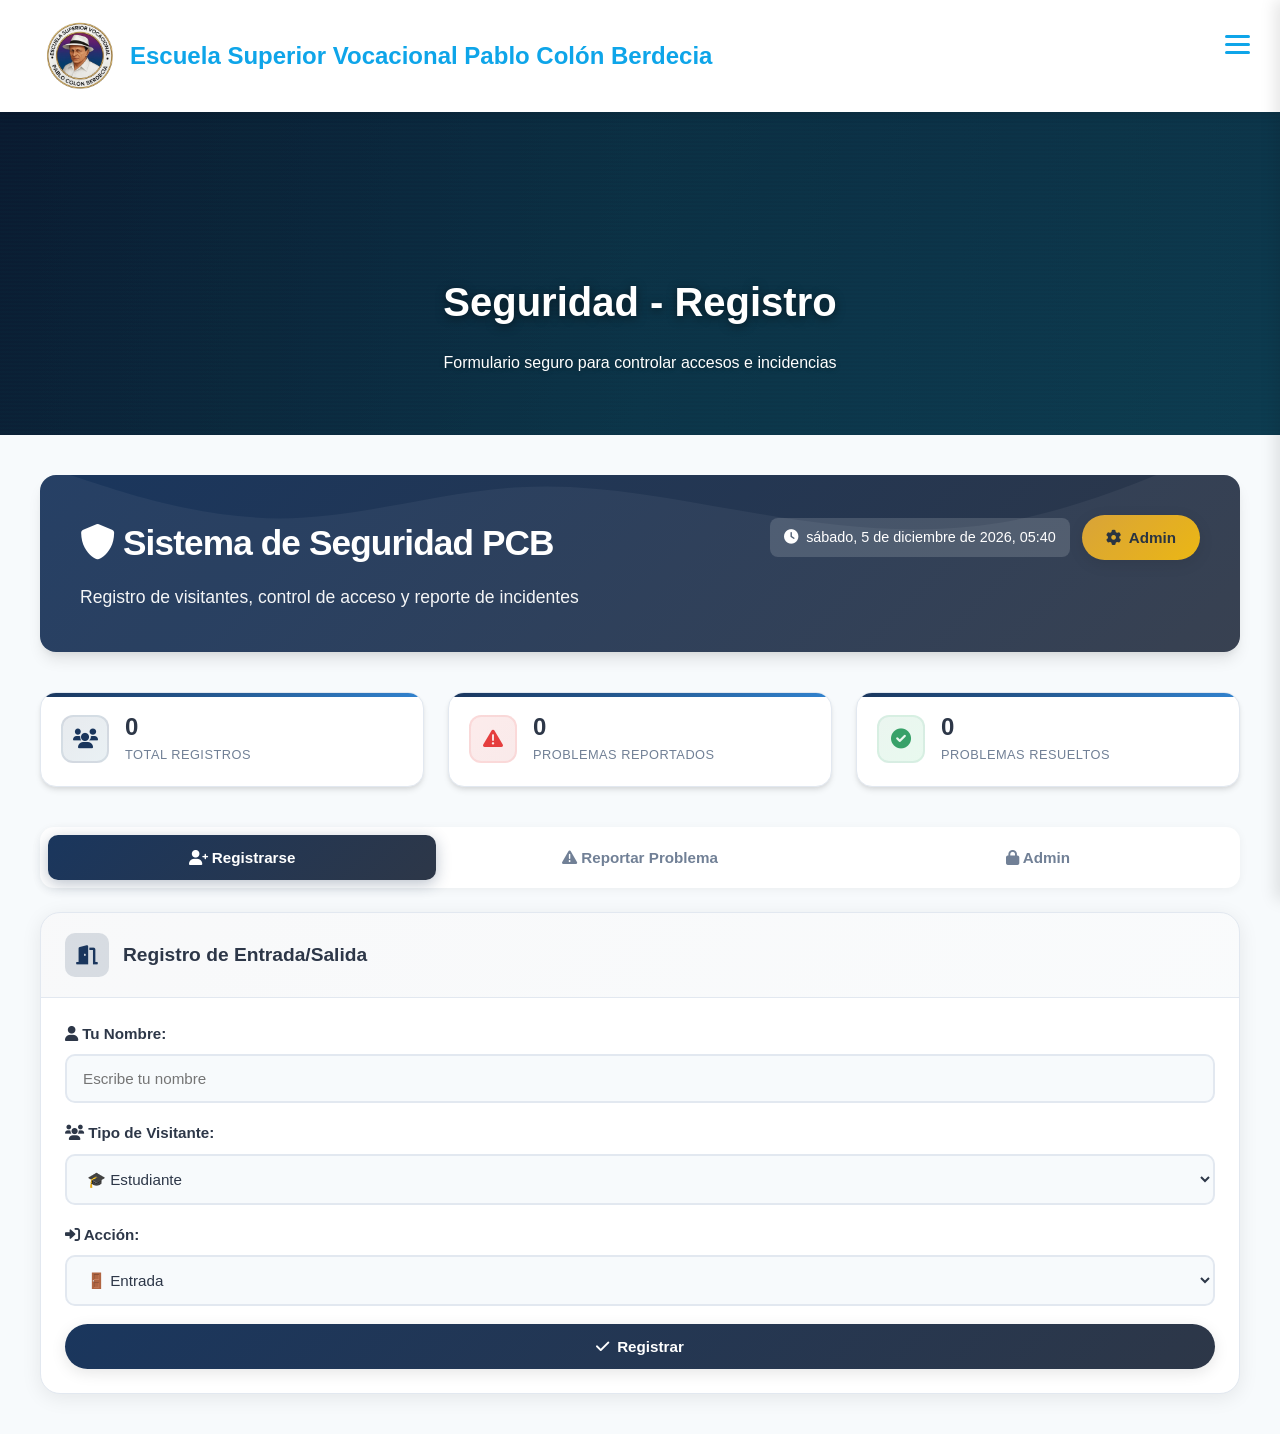
<file: index.html>
<!DOCTYPE html>
<html lang="es">
<head>
  <meta charset="UTF-8">
  <meta name="viewport" content="width=device-width, initial-scale=1.0">
  <title>Seguridad - Registro | PCB</title>
  <link rel="stylesheet" href="/styles.css">
  <link rel="stylesheet" href="https://cdnjs.cloudflare.com/ajax/libs/font-awesome/6.0.0/css/all.min.css">
  <style>
    /* Professional Security Page Styles - Enhanced Professional Design */
    :root {
      --security-primary: #1a365d;
      --security-primary-light: #2d3748;
      --security-secondary: #4a5568;
      --security-accent: #3182ce;
      --security-success: #38a169;
      --security-warning: #d69e2e;
      --security-danger: #e53e3e;
      --security-bg: #f7fafc;
      --security-card: #ffffff;
      --security-text: #2d3748;
      --security-text-soft: #718096;
      --security-border: #e2e8f0;
      --security-shadow: 0 4px 6px -1px rgba(0, 0, 0, 0.1), 0 2px 4px -1px rgba(0, 0, 0, 0.06);
      --security-shadow-lg: 0 10px 15px -3px rgba(0, 0, 0, 0.1), 0 4px 6px -2px rgba(0, 0, 0, 0.05);
      --security-radius: 12px;
      --security-radius-lg: 16px;
    }

    body.dark-mode {
      --security-primary: #2d3748;
      --security-primary-light: #4a5568;
      --security-secondary: #718096;
      --security-accent: #63b3ed;
      --security-bg: #1a202c;
      --security-card: #2d3748;
      --security-text: #f7fafc;
      --security-text-soft: #a0aec0;
      --security-border: #4a5568;
      --security-shadow: 0 4px 6px -1px rgba(0, 0, 0, 0.3), 0 2px 4px -1px rgba(0, 0, 0, 0.2);
      --security-shadow-lg: 0 10px 15px -3px rgba(0, 0, 0, 0.3), 0 4px 6px -2px rgba(0, 0, 0, 0.2);
    }

    * {
      box-sizing: border-box;
    }

    body {
      font-family: 'Inter', -apple-system, BlinkMacSystemFont, 'Segoe UI', Roboto, sans-serif;
      line-height: 1.6;
      color: var(--security-text);
      background: var(--security-bg);
      margin: 0;
      padding: 0;
      -webkit-font-smoothing: antialiased;
      -moz-osx-font-smoothing: grayscale;
    }

    /* Page Header */
    .security-page-header {
      background: linear-gradient(135deg, var(--security-primary) 0%, var(--security-primary-light) 100%);
      padding: 40px;
      border-radius: var(--security-radius-lg);
      margin-bottom: 40px;
      color: white;
      box-shadow: var(--security-shadow-lg);
      position: relative;
      overflow: hidden;
    }

    .security-page-header::before {
      content: '';
      position: absolute;
      top: 0;
      left: 0;
      right: 0;
      bottom: 0;
      background: url('data:image/svg+xml,<svg xmlns="http://www.w3.org/2000/svg" viewBox="0 0 1440 320"><path fill="%23ffffff" fill-opacity="0.05" d="M0,96L48,112C96,128,192,160,288,160C384,160,480,128,576,122.7C672,117,768,139,864,154.7C960,171,1056,181,1152,165.3C1248,149,1344,107,1392,85.3L1440,64L1440,320L1392,320C1344,320,1248,320,1152,320C1056,320,960,320,864,320C768,320,672,320,576,320C480,320,384,320,288,320C192,320,96,320,48,320L0,320Z"></path></svg>') no-repeat bottom;
      background-size: cover;
      pointer-events: none;
    }

    .security-page-header h1 {
      margin: 0 0 12px 0;
      font-size: 2.2rem;
      font-weight: 800;
      position: relative;
      z-index: 1;
      letter-spacing: -0.025em;
    }

    .security-page-header p {
      margin: 0;
      opacity: 0.95;
      font-size: 1.1rem;
      position: relative;
      z-index: 1;
      font-weight: 400;
    }

    /* Dashboard Stats */
    .security-stats {
      display: grid;
      grid-template-columns: repeat(auto-fit, minmax(240px, 1fr));
      gap: 24px;
      margin-bottom: 40px;
    }

    .security-stat-card {
      background: var(--security-card);
      border-radius: var(--security-radius-lg);
      padding: 20px;
      display: flex;
      align-items: center;
      gap: 16px;
      box-shadow: var(--security-shadow);
      border: 1px solid var(--security-border);
      transition: all 0.3s cubic-bezier(0.4, 0, 0.2, 1);
      position: relative;
      overflow: hidden;
    }

    .security-stat-card::before {
      content: '';
      position: absolute;
      top: 0;
      left: 0;
      right: 0;
      height: 4px;
      background: linear-gradient(90deg, var(--security-primary), var(--security-accent));
    }

    .security-stat-card:hover {
      transform: translateY(-6px);
      box-shadow: var(--security-shadow-lg);
      border-color: var(--security-primary-light);
    }

    .security-stat-icon {
      width: 48px;
      height: 48px;
      border-radius: var(--security-radius);
      display: flex;
      align-items: center;
      justify-content: center;
      font-size: 1.25rem;
      flex-shrink: 0;
    }

    .security-stat-icon.entries {
      background: linear-gradient(135deg, rgba(26, 54, 93, 0.1), rgba(45, 116, 148, 0.1));
      color: var(--security-primary);
      border: 2px solid rgba(26, 54, 93, 0.1);
    }

    .security-stat-icon.problems {
      background: linear-gradient(135deg, rgba(229, 62, 62, 0.1), rgba(197, 48, 48, 0.1));
      color: var(--security-danger);
      border: 2px solid rgba(229, 62, 62, 0.1);
    }

    .security-stat-icon.solved {
      background: linear-gradient(135deg, rgba(56, 161, 105, 0.1), rgba(34, 197, 94, 0.1));
      color: var(--security-success);
      border: 2px solid rgba(56, 161, 105, 0.1);
    }

    .security-stat-info h4 {
      margin: 0 0 4px 0;
      font-size: 1.5rem;
      font-weight: 800;
      color: var(--security-text);
      line-height: 1.2;
    }

    .security-stat-info p {
      margin: 0;
      font-size: 0.8rem;
      color: var(--security-text-soft);
      font-weight: 500;
      text-transform: uppercase;
      letter-spacing: 0.5px;
    }

    /* Security Cards */
    .security-card {
      background: var(--security-card);
      border-radius: 20px;
      border: 1px solid var(--security-border);
      box-shadow: 0 4px 20px rgba(0, 0, 0, 0.08);
      overflow: hidden;
      transition: transform 0.3s ease, box-shadow 0.3s ease;
    }

    .security-card:hover {
      transform: translateY(-3px);
      box-shadow: 0 8px 30px rgba(0, 0, 0, 0.12);
    }

    .security-card-header {
      padding: 20px 24px;
      border-bottom: 1px solid var(--security-border);
      display: flex;
      align-items: center;
      gap: 14px;
      background: linear-gradient(135deg, rgba(29, 53, 87, 0.03) 0%, rgba(69, 123, 157, 0.03) 100%);
    }

    .security-card-header h3 {
      margin: 0;
      font-size: 1.2rem;
      font-weight: 700;
      color: var(--security-text);
    }

    .security-card-header .header-icon {
      width: 44px;
      height: 44px;
      border-radius: 10px;
      display: flex;
      align-items: center;
      justify-content: center;
      font-size: 1.2rem;
    }

    .security-card.visitor-card .header-icon {
      background: rgba(29, 53, 87, 0.15);
      color: var(--security-primary);
    }

    .security-card.problem-card .header-icon {
      background: rgba(239, 68, 68, 0.15);
      color: var(--security-danger);
    }

    .security-card.admin-card .header-icon {
      background: rgba(250, 204, 21, 0.15);
      color: var(--security-warning);
    }

    .security-card-body {
      padding: 24px;
    }

    /* Form Styles */
    .security-form .form-group {
      margin-bottom: 18px;
    }

    .security-form label {
      display: block;
      font-weight: 600;
      color: var(--security-text);
      margin-bottom: 8px;
      font-size: 0.95rem;
    }

    .security-form input,
    .security-form select,
    .security-form textarea {
      width: 100%;
      padding: 14px 16px;
      border: 2px solid var(--security-border);
      border-radius: 10px;
      font-size: 0.95rem;
      background: var(--security-bg);
      color: var(--security-text);
      transition: border-color 0.3s, box-shadow 0.3s;
    }

    .security-form input:focus,
    .security-form select:focus,
    .security-form textarea:focus {
      outline: none;
      border-color: var(--security-primary);
      box-shadow: 0 0 0 4px rgba(29, 53, 87, 0.1);
    }

    body.dark-mode .security-form input,
    body.dark-mode .security-form select,
    body.dark-mode .security-form textarea {
      background: rgba(0, 0, 0, 0.2);
    }

    .security-form textarea {
      min-height: 120px;
      resize: vertical;
    }

    /* Buttons */
    .security-btn {
      display: inline-flex;
      align-items: center;
      justify-content: center;
      gap: 8px;
      padding: 14px 24px;
      border: none;
      border-radius: 50px;
      font-size: 0.95rem;
      font-weight: 600;
      cursor: pointer;
      transition: all 0.3s ease;
      box-shadow: 0 4px 15px rgba(0, 0, 0, 0.1);
    }

    .security-btn-primary {
      background: linear-gradient(135deg, var(--security-primary) 0%, var(--security-primary-light) 100%);
      color: white;
    }

    .security-btn-primary:hover {
      transform: translateY(-2px);
      box-shadow: 0 6px 20px rgba(29, 53, 87, 0.3);
    }

    .security-btn-success {
      background: var(--security-success);
      color: white;
    }

    .security-btn-success:hover {
      background: #16a34a;
      transform: translateY(-2px);
    }

    .security-btn-danger {
      background: linear-gradient(135deg, var(--security-danger) 0%, #dc2626 100%);
      color: white;
    }

    .security-btn-danger:hover {
      transform: translateY(-2px);
      box-shadow: 0 6px 20px rgba(239, 68, 68, 0.3);
    }

    .security-btn-warning {
      background: linear-gradient(135deg, var(--security-warning) 0%, #eab308 100%);
      color: #1f2937;
    }

    .security-btn-warning:hover {
      transform: translateY(-2px);
      box-shadow: 0 6px 20px rgba(250, 204, 21, 0.3);
    }

    .security-btn-block {
      width: 100%;
    }

    /* Tables */
    .security-table {
      width: 100%;
      border-collapse: collapse;
      margin-top: 16px;
      display: block;
      overflow-x: auto;
      overflow-y: auto;
      max-height: 500px;
    }

    .security-table th {
      background: linear-gradient(135deg, var(--security-primary) 0%, var(--security-primary-light) 100%);
      color: white;
      padding: 14px 16px;
      text-align: left;
      font-weight: 600;
      font-size: 0.9rem;
    }

    .security-table th:first-child {
      border-radius: 10px 0 0 0;
    }

    .security-table th:last-child {
      border-radius: 0 10px 0 0;
    }

    .security-table td {
      padding: 14px 16px;
      border-bottom: 1px solid var(--security-border);
      color: var(--security-text);
      font-size: 0.9rem;
      max-width: 200px;
      overflow: auto;
      white-space: nowrap;
    }

    .security-table td:last-child {
      overflow: visible;
      white-space: normal;
      max-width: none;
    }

    .security-table tr:hover {
      background: rgba(29, 53, 87, 0.03);
    }

    body.dark-mode .security-table tr:hover {
      background: rgba(255, 255, 255, 0.03);
    }

    /* Action Buttons in Table */
    .action-btn {
      padding: 8px 12px;
      border: none;
      border-radius: 8px;
      cursor: pointer;
      font-size: 0.85rem;
      transition: all 0.2s;
      display: inline-flex;
      align-items: center;
      gap: 4px;
    }

    .action-btn.delete {
      background: rgba(239, 68, 68, 0.15);
      color: var(--security-danger);
    }

    .action-btn.delete:hover {
      background: var(--security-danger);
      color: white;
    }

    .action-btn.solve {
      background: rgba(34, 197, 94, 0.15);
      color: var(--security-success);
    }

    .action-btn.solve:hover {
      background: var(--security-success);
      color: white;
    }

    .action-btn.view {
      background: rgba(69, 123, 157, 0.15);
      color: var(--security-primary-light);
    }

    .action-btn.view:hover {
      background: var(--security-primary-light);
      color: white;
    }

    /* Status Badges */
    .status-badge {
      display: inline-flex;
      align-items: center;
      gap: 6px;
      padding: 6px 12px;
      border-radius: 20px;
      font-size: 0.8rem;
      font-weight: 600;
    }

    .status-badge.pending {
      background: rgba(239, 68, 68, 0.15);
      color: var(--security-danger);
    }

    .status-badge.solved {
      background: rgba(34, 197, 94, 0.15);
      color: var(--security-success);
    }

    /* Tabs */
    .security-tabs {
      display: flex;
      gap: 10px;
      margin-bottom: 24px;
      background: var(--security-card);
      padding: 8px;
      border-radius: 14px;
      box-shadow: 0 2px 10px rgba(0, 0, 0, 0.05);
    }

    .security-tab {
      flex: 1;
      padding: 14px 20px;
      text-align: center;
      background: transparent;
      border: none;
      border-radius: 10px;
      color: var(--security-text-soft);
      font-size: 0.95rem;
      font-weight: 600;
      cursor: pointer;
      transition: all 0.3s ease;
    }

    .security-tab:hover {
      color: var(--security-text);
      background: rgba(29, 53, 87, 0.05);
    }

    .security-tab.active {
      background: linear-gradient(135deg, var(--security-primary) 0%, var(--security-primary-light) 100%);
      color: white;
      box-shadow: 0 4px 15px rgba(29, 53, 87, 0.3);
    }

    /* Admin Panel */
    .admin-panel {
      background: linear-gradient(135deg, #fffbeb 0%, #fef3c7 100%);
      border-radius: 16px;
      border: 2px solid var(--security-warning);
      padding: 24px;
      margin-bottom: 30px;
    }

    body.dark-mode .admin-panel {
      background: linear-gradient(135deg, #422006 0%, #713f12 100%);
    }

    .admin-panel-header {
      display: flex;
      justify-content: space-between;
      align-items: center;
      margin-bottom: 20px;
    }

    .admin-panel-header h3 {
      margin: 0;
      color: #92400e;
      display: flex;
      align-items: center;
      gap: 10px;
    }

    body.dark-mode .admin-panel-header h3 {
      color: #fbbf24;
    }

    /* Ensure admin panel elements are always visible and clickable */
    .admin-panel {
      position: relative;
      z-index: 50;
    }

    .admin-panel .security-btn-danger {
      position: relative !important;
      z-index: 100 !important;
      pointer-events: auto !important;
    }

    /* Success Message */
    .success-message {
      padding: 16px 20px;
      background: rgba(34, 197, 94, 0.15);
      border: 1px solid rgba(34, 197, 94, 0.3);
      border-radius: 10px;
      color: var(--security-success);
      font-weight: 600;
      text-align: center;
      margin-top: 16px;
      animation: fadeInUp 0.3s ease;
    }

    /* Empty State */
    .empty-state {
      text-align: center;
      padding: 40px 20px;
      color: var(--security-text-soft);
    }

    .empty-state i {
      font-size: 3rem;
      margin-bottom: 16px;
      opacity: 0.5;
    }

    /* Grid Layout */
    .security-dashboard {
      display: grid;
      grid-template-columns: repeat(auto-fit, minmax(350px, 1fr));
      gap: 24px;
    }

    /* Responsive */
    @media (max-width: 768px) {
      .security-dashboard {
        grid-template-columns: 1fr;
      }

      .security-tabs {
        flex-direction: column;
      }

      .security-stats {
        grid-template-columns: 1fr 1fr;
      }

      .security-page-header h1 {
        font-size: 1.1rem;
      }

      .security-table {
        display: block;
        overflow-x: auto;
        overflow-y: auto;
        max-height: 400px;
      }
    }

    /* Animations */
    @keyframes fadeInUp {
      from {
        opacity: 0;
        transform: translateY(10px);
      }
      to {
        opacity: 1;
        transform: translateY(0);
      }
    }

    .hidden {
      display: none !important;
    }

    /* Photo Preview */
    #photoPreview {
      margin-top: 12px;
    }

    #photoPreview img {
      max-width: 200px;
      max-height: 150px;
      border-radius: 10px;
      box-shadow: 0 4px 12px rgba(0, 0, 0, 0.1);
    }

    #photoPreview button {
      margin-left: 10px;
      padding: 8px 12px;
    }

    /* Thumbnail in admin problems table */
    .problem-thumb {
      width: 40px;
      height: 40px;
      object-fit: cover;
      border-radius: 6px;
      cursor: pointer;
      transition: transform 0.2s, box-shadow 0.2s;
      border: 2px solid var(--security-border);
    }

    .problem-thumb:hover {
      transform: scale(1.1);
      box-shadow: 0 4px 12px rgba(0, 0, 0, 0.2);
      border-color: var(--security-primary);
    }

    /* Photo Modal / Lightbox */
    .photo-modal {
      display: none;
      position: fixed;
      z-index: 10000;
      left: 0;
      top: 0;
      width: 100%;
      height: 100%;
      background-color: rgba(0, 0, 0, 0.9);
      backdrop-filter: blur(5px);
    }

    .photo-modal-content {
      margin: auto;
      display: block;
      max-width: 90%;
      max-height: 50%;
      position: absolute;
      top: 40%;
      left: 50%;
      transform: translate(-50%, -50%);
      border-radius: 8px;
      box-shadow: 0 0 30px rgba(0, 0, 0, 0.5);
    }

    .photo-modal-close {
      position: absolute;
      top: 20px;
      right: 35px;
      color: #fff;
      font-size: 40px;
      font-weight: bold;
      cursor: pointer;
      z-index: 10001;
      transition: color 0.2s;
      line-height: 1;
    }

    .photo-modal-close:hover {
      color: var(--security-accent);
    }

    .photo-modal-caption {
      position: absolute;
      bottom: 20px;
      left: 50%;
      transform: translateX(-50%);
      width: 90%;
      max-width: 800px;
      max-height: 40%;
      overflow-y: auto;
      overflow-x: hidden;
      color: #fff;
      font-size: 16px;
      text-align: left;
      background: rgba(0, 0, 0, 0.85);
      padding: 20px 25px;
      border-radius: 12px;
      line-height: 1.6;
      word-wrap: break-word;
      white-space: pre-wrap;
    }
    .photo-modal-caption::-webkit-scrollbar {
      width: 10px;
    }
    .photo-modal-caption::-webkit-scrollbar-track {
      background: rgba(255,255,255,0.1);
      border-radius: 5px;
    }
    .photo-modal-caption::-webkit-scrollbar-thumb {
      background: rgba(255,255,255,0.5);
      border-radius: 5px;
    }
    .photo-modal-caption::-webkit-scrollbar-thumb:hover {
      background: rgba(255,255,255,0.7);
    }
      height: 40px;
      object-fit: cover;
      border-radius: 4px;
      cursor: pointer;
    }

    /* Login Form */
    .login-container {
      max-width: 400px;
      margin: 0 auto;
      padding: 30px;
      background: var(--security-card);
      border-radius: 16px;
      box-shadow: 0 4px 20px rgba(0, 0, 0, 0.08);
    }

    /* Current Time */
    .current-time {
      display: inline-flex;
      align-items: center;
      gap: 8px;
      padding: 8px 14px;
      background: rgba(255, 255, 255, 0.15);
      border-radius: 8px;
      font-size: 0.9rem;
    }

    /* Filter Section */
    .filter-buttons {
      display: flex;
      gap: 10px;
      margin-bottom: 20px;
      flex-wrap: wrap;
    }

    /* Modal Styles */
    .modal {
      display: none;
      position: fixed;
      z-index: 1000;
      left: 0;
      top: 0;
      width: 100%;
      height: 100%;
      background-color: rgba(0, 0, 0, 0.8);
      cursor: pointer;
    }

    .modal-content {
      margin: 10% auto;
      padding: 20px;
      width: 80%;
      max-width: 600px;
      cursor: default;
    }

    .close {
      color: #aaa;
      float: right;
      font-size: 28px;
      font-weight: bold;
      cursor: pointer;
    }

    .close:hover {
      color: white;
    }

    /* Mostrar hamburger en todos los tamaños */
    .hamburger {
      display: flex !important;
      flex-direction: column;
      cursor: pointer;
      gap: 5px;
      padding: 10px;
      margin-left: auto;
    }

    .hamburger span {
      width: 25px;
      height: 3px;
      background: var(--primary-color);
      transition: 0.3s;
      border-radius: 2px;
    }

    .hamburger:hover span {
      background: var(--secondary-color);
    }
  </style>
</head>
<body>
  <!-- Popup de selección de tema -->
  <div id="themePopup" class="theme-popup">
    <div class="theme-popup-content">
      <h2 data-translate="🎨 Selecciona tu tema preferido">🎨 Selecciona tu tema preferido</h2>
      <p data-translate="Elige cómo quieres ver el sitio web">Elige cómo quieres ver el sitio web</p>
      <div class="theme-buttons">
        <button class="theme-btn theme-btn-light" id="btnLightMode" data-translate="☀️ Modo Claro">
          ☀️ Modo Claro
        </button>
        <button class="theme-btn theme-btn-dark" id="btnDarkMode" data-translate="🌙 Modo Oscuro">
          🌙 Modo Oscuro
        </button>
      </div>
    </div>
  </div>

  <script>
    // Script inline para modo claro/oscuro
    (function () {
      function hidePopup() {
        document.getElementById('themePopup').classList.add('hidden');
      }

      function setLightMode() {
        document.body.classList.remove('dark-mode');
        localStorage.setItem('theme', 'light');
        hidePopup();
      }

      function setDarkMode() {
        document.body.classList.add('dark-mode');
        localStorage.setItem('theme', 'dark');
        hidePopup();
      }

      function checkTheme() {
        const savedTheme = localStorage.getItem('theme');
        if (savedTheme === 'dark') {
          document.body.classList.add('dark-mode');
          hidePopup();
        } else if (savedTheme === 'light') {
          hidePopup();
        }
      }

      // Ejecutar inmediatamente
      checkTheme();

      document.addEventListener('DOMContentLoaded', function () {
        const btnLight = document.getElementById('btnLightMode');
        const btnDark = document.getElementById('btnDarkMode');

        if (btnLight) {
          btnLight.addEventListener('click', setLightMode);
        }
        if (btnDark) {
          btnDark.addEventListener('click', setDarkMode);
        }
      });
    })();
  </script>

<header>
    <div class="container navbar">
      <div class="logo">
        <img src="LOGO6.png" alt="Logo Escuela" class="logo-image">
        <div class="logo-text">
          <span class="logo-title" data-translate="Escuela Superior Vocacional">Escuela Superior Vocacional</span>
          <span class="logo-subtitle">Pablo Colón Berdecia</span>
        </div>
      </div>
      <!-- Hamburger Menu Button -->
      <div class="hamburger" id="hamburgerBtn" style="display: flex !important; flex-direction: column; cursor: pointer; gap: 5px; padding: 10px; position: absolute; right: 20px; top: 25px;">
        <span style="width: 25px; height: 3px; background: #0ea5e9; transition: 0.3s; border-radius: 2px;"></span>
        <span style="width: 25px; height: 3px; background: #0ea5e9; transition: 0.3s; border-radius: 2px;"></span>
        <span style="width: 25px; height: 3px; background: #0ea5e9; transition: 0.3s; border-radius: 2px;"></span>
      </div>
      <ul class="nav-menu"></ul>
    </div>
  </header>

  <section class="hero">
    <div class="hero-content">
      <h1>Seguridad - Registro</h1>
      <p data-translate="Formulario seguro para controlar accesos e incidencias">Formulario seguro para controlar accesos e incidencias</p>
    </div>
  </section>

  <!-- Sidebar Menu -->
  <div class="sidebar-overlay" id="sidebarOverlay"></div>
  <div class="sidebar-menu" id="sidebarMenu">
    <div class="sidebar-header">
      <h3 data-translate="⚙️ Configuración">⚙️ Configuración</h3>
    </div>
    <div class="sidebar-content">
      <!-- Theme Toggle -->
      <div class="sidebar-option" id="themeToggle">
        <span data-translate="🎨 Cambiar Tema">🎨 Cambiar Tema</span>
      </div>
      <div class="theme-options" id="themeOptions">
        <div class="theme-option" id="selectLightTheme">
          <span data-translate="☀️ Modo Claro">☀️ Modo Claro</span>
        </div>
        <div class="theme-option" id="selectDarkTheme">
          <span data-translate="🌙 Modo Oscuro">🌙 Modo Oscuro</span>
        </div>
      </div>

      <!-- Language Toggle -->
      <div class="sidebar-option" id="languageToggle">
        <span data-translate="🌐 Cambiar Idioma">🌐 Cambiar Idioma</span>
      </div>
      <div class="language-options" id="languageOptions">
        <div class="language-option" id="selectSpanish">
          <span>🇵🇷 Español</span>
        </div>
        <div class="language-option" id="selectEnglish">
          <span>🇺🇸 English</span>
        </div>
      </div>
    </div>
  </div>

  <script>
    // Hamburger menu functionality
    (function () {
      const hamburgerBtn = document.getElementById('hamburgerBtn');
      const sidebarMenu = document.getElementById('sidebarMenu');
      const sidebarOverlay = document.getElementById('sidebarOverlay');
      const themeToggle = document.getElementById('themeToggle');
      const themeOptions = document.getElementById('themeOptions');
      const languageToggle = document.getElementById('languageToggle');
      const languageOptions = document.getElementById('languageOptions');
      const selectLightTheme = document.getElementById('selectLightTheme');
      const selectDarkTheme = document.getElementById('selectDarkTheme');
      const selectSpanish = document.getElementById('selectSpanish');
      const selectEnglish = document.getElementById('selectEnglish');

      function openSidebarMenu() {
        sidebarMenu.classList.add('active');
        sidebarOverlay.classList.add('active');
      }

      function closeSidebarMenu() {
        sidebarMenu.classList.remove('active');
        sidebarOverlay.classList.remove('active');
        themeOptions.classList.remove('active');
        languageOptions.classList.remove('active');
      }

      if (hamburgerBtn) {
        hamburgerBtn.addEventListener('click', openSidebarMenu);
      }

      if (sidebarOverlay) {
        sidebarOverlay.addEventListener('click', closeSidebarMenu);
      }

      // Theme toggle
      if (themeToggle) {
        themeToggle.addEventListener('click', function () {
          themeOptions.classList.toggle('active');
          languageOptions.classList.remove('active');
        });
      }

      // Language toggle
      if (languageToggle) {
        languageToggle.addEventListener('click', function () {
          languageOptions.classList.toggle('active');
          themeOptions.classList.remove('active');
        });
      }

      // Select Light Theme
      if (selectLightTheme) {
        selectLightTheme.addEventListener('click', function () {
          document.body.classList.remove('dark-mode');
          localStorage.setItem('theme', 'light');
          closeSidebarMenu();
        });
      }

      // Select Dark Theme
      if (selectDarkTheme) {
        selectDarkTheme.addEventListener('click', function () {
          document.body.classList.add('dark-mode');
          localStorage.setItem('theme', 'dark');
          closeSidebarMenu();
        });
      }

      // Seleccionar idioma español - revert to original untranslated
      if (selectSpanish) {
        selectSpanish.addEventListener('click', function () {
          localStorage.setItem('language', 'original');
          revertToOriginal();
          closeSidebarMenu();
        });
      }

      // Seleccionar idioma inglés
      if (selectEnglish) {
        selectEnglish.addEventListener('click', function () {
          localStorage.setItem('language', 'en');
          translatePage('en');
          updateDateTime(); // Update date to English
          closeSidebarMenu();
        });
      }
    })();
    
    // Revert to original untranslated version
    function revertToOriginal() {
      localStorage.setItem('language', 'original');
      // Reload the page to restore original content
      window.location.reload();
    }
    
    // Translation system
    const translations = {
      es: {
        // Header
        'Seguridad - Registro': 'Seguridad - Registro',
        'Sistema de Seguridad PCB': 'Sistema de Seguridad PCB',
        'Registro de visitantes, control de acceso y reporte de incidentes': 'Registro de visitantes, control de acceso y reporte de incidentes',
        'Formulario seguro para controlar accesos e incidencias': 'Formulario seguro para controlar accesos e incidencias',
        
        // Stats
        'Total Registros': 'Total Registros',
        'Problemas Reportados': 'Problemas Reportados',
        'Problemas Resueltos': 'Problemas Resueltos',
        
        // Tabs
        'Registrarse': 'Registrarse',
        'Reportar Problema': 'Reportar Problema',
        'Admin': 'Admin',
        
        // Registration Form
        'Registro de Entrada/Salida': 'Registro de Entrada/Salida',
        'Tu Nombre:': 'Tu Nombre:',
        'Escribe tu nombre': 'Escribe tu nombre',
        'Tipo de Visitante:': 'Tipo de Visitante:',
        'Estudiante': 'Estudiante',
        'Padre/Madre': 'Padre/Madre',
        'Invitado': 'Invitado',
        'Proveedor': 'Proveedor',
        'Trabajador': 'Trabajador',
        'Acción:': 'Acción:',
        'Entrada': 'Entrada',
        'Salida': 'Salida',
        'Registrar': 'Registrar',
        
        // Problem Form
        'Reportar un Problema': 'Reportar un Problema',
        '¿Viste algo sospechoso o tienes una emergencia? Repórtalo aquí de manera confidencial.': '¿Viste algo sospechoso o tienes una emergencia? Repórtalo aquí de manera confidencial.',
        'Tipo de Problema:': 'Tipo de Problema:',
        'Problema de Seguridad': 'Problema de Seguridad',
        'Emergencia Médica': 'Emergencia Médica',
        'Problema de Instalaciones': 'Problema de Instalaciones',
        'Problema de Conducta': 'Problema de Conducta',
        'Otro': 'Otro',
        'Lugar (donde ocurrió):': 'Lugar (donde ocurrió):',
        'Ej: Entrada principal, Patio, etc.': 'Ej: Entrada principal, Patio, etc.',
        'Descripción del Problema:': 'Descripción del Problema:',
        'Describe lo que pasó...': 'Describe lo que pasó...',
        'Foto (opcional):': 'Foto (opcional):',
        'Tu Nombre:': 'Tu Nombre:',
        'Tu nombre': 'Tu nombre',
        'Enviar Reporte': 'Enviar Reporte',
        
        // Admin
        'Acceso de Administrador': 'Acceso de Administrador',
        'Contraseña:': 'Contraseña:',
        'Ingresa la contraseña': 'Ingresa la contraseña',
        'Iniciar Sesión': 'Iniciar Sesión',
        'Panel de Administración': 'Panel de Administración',
        'Cerrar': 'Cerrar',
        'Registros': 'Registros',
        'Problemas': 'Problemas',
        'Exportar CSV': 'Exportar CSV',
        'Borrar Todo': 'Borrar Todo',
        'Borrar Todos': 'Borrar Todos',
        'Eliminar': 'Eliminar',
        'Resolver': 'Resolver',
        'Ver': 'Ver',
        
        // Table headers
        'Nombre': 'Nombre',
        'Tipo': 'Tipo',
        'Acción': 'Acción',
        'Hora': 'Hora',
        'Acciones': 'Acciones',
        'Lugar': 'Lugar',
        'Descripción': 'Descripción',
        'Reportero': 'Reportero',
        'Fecha': 'Fecha',
        'Estado': 'Estado',
        'Foto': 'Foto',
        'Anónimo': 'Anónimo',
        'Pendiente': 'Pendiente',
        'Resuelto': 'Resuelto',
        
        // Sidebar
        '⚙️ Configuración': '⚙️ Configuración',
        '🎨 Cambiar Tema': '🎨 Cambiar Tema',
        '☀️ Modo Claro': '☀️ Modo Claro',
        '🌙 Modo Oscuro': '🌙 Modo Oscuro',
        '🌐 Cambiar Idioma': '🌐 Cambiar Idioma',
        '🇵🇷 Español': '🇵🇷 Español',
        '🇺🇸 English': '🇺🇸 English',
        
        // Admin panel header
        'Admin': 'Admin',
        
        // Empty states
        'No hay registros': 'No hay registros',
        'No hay problemas reportados': 'No hay problemas reportados',
        
        // Messages
        'Registro completado exitosamente': 'Registro completado exitosamente',
        'Reporte enviado exitosamente': 'Reporte enviado exitosamente',
        'Contraseña incorrecta': 'Contraseña incorrecta',
        'Sesión activa como administrador': 'Sesión activa como administrador',
        
        // Confirmations
        '¿Estás seguro de eliminar este registro?': '¿Estás seguro de eliminar este registro?',
        '¿Estás seguro de eliminar este reporte?': '¿Estás seguro de eliminar este reporte?',
        '¿Estás seguro de eliminar TODOS los registros? Esta acción no se puede deshacer.': '¿Estás seguro de eliminar TODOS los registros? Esta acción no se puede deshacer.',
        '¿Estás seguro de eliminar TODOS los problemas reportados? Esta acción no se puede deshacer.': '¿Estás seguro de eliminar TODOS los problemas reportados? Esta acción no se puede deshacer.',
        
        // Export
        'No hay registros para exportar': 'No hay registros para exportar',
        'No hay problemas para exportar': 'No hay problemas para exportar',
        
        // Placeholders
        'Por favor ingresa tu nombre': 'Por favor ingresa tu nombre'
      },
      en: {
        // Header
        'Seguridad - Registro': 'Security - Registration',
        'Sistema de Seguridad PCB': 'PCB Security System',
        'Registro de visitantes, control de acceso y reporte de incidentes': 'Visitor registration, access control and incident reporting',
        'Formulario seguro para controlar accesos e incidencias': 'Safe form to control access and incidents',
        
        // Stats
        'Total Registros': 'Total Registrations',
        'Problemas Reportados': 'Problems Reported',
        'Problemas Resueltos': 'Problems Solved',
        
        // Tabs
        'Registrarse': 'Register',
        'Reportar Problema': 'Report Problem',
        'Admin': 'Admin',
        
        // Registration Form
        'Registro de Entrada/Salida': 'Entry/Exit Registration',
        'Tu Nombre:': 'Your Name:',
        'Escribe tu nombre': 'Write your name',
        'Tipo de Visitante:': 'Visitor Type:',
        'Estudiante': 'Student',
        'Padre/Madre': 'Parent',
        'Invitado': 'Guest',
        'Proveedor': 'Supplier',
        'Trabajador': 'Worker',
        'Acción:': 'Action:',
        'Entrada': 'Entry',
        'Salida': 'Exit',
        'Registrar': 'Register',
        
        // Problem Form
        'Reportar un Problema': 'Report a Problem',
        '¿Viste algo sospechoso o tienes una emergencia? Repórtalo aquí de manera confidencial.': 'Did you see something suspicious or have an emergency? Report it here confidentially.',
        'Tipo de Problema:': 'Problem Type:',
        'Problema de Seguridad': 'Security Problem',
        'Emergencia Médica': 'Medical Emergency',
        'Problema de Instalaciones': 'Facilities Problem',
        'Problema de Conducta': 'Conduct Problem',
        'Otro': 'Other',
        'Lugar (donde ocurrió):': 'Location (where it happened):',
        'Ej: Entrada principal, Patio, etc.': 'Ex: Main entrance, Playground, etc.',
        'Descripción del Problema:': 'Problem Description:',
        'Describe lo que pasó...': 'Describe what happened...',
        'Foto (opcional):': 'Photo (optional):',
        'Tu Nombre:': 'Your Name:',
        'Tu nombre': 'Your name',
        'Enviar Reporte': 'Send Report',
        
        // Admin
        'Acceso de Administrador': 'Administrator Access',
        'Contraseña:': 'Password:',
        'Ingresa la contraseña': 'Enter the password',
        'Iniciar Sesión': 'Log In',
        'Panel de Administración': 'Administration Panel',
        'Cerrar': 'Close',
        'Registros': 'Records',
        'Problemas': 'Problems',
        'Exportar CSV': 'Export CSV',
        'Borrar Todo': 'Delete All',
        'Borrar Todos': 'Delete All',
        'Eliminar': 'Delete',
        'Resolver': 'Solve',
        'Ver': 'View',
        
        // Table headers
        'Nombre': 'Name',
        'Tipo': 'Type',
        'Acción': 'Action',
        'Hora': 'Time',
        'Acciones': 'Actions',
        'Lugar': 'Location',
        'Descripción': 'Description',
        'Reportero': 'Reporter',
        'Fecha': 'Date',
        'Estado': 'Status',
        'Foto': 'Photo',
        'Anónimo': 'Anonymous',
        'Pendiente': 'Pending',
        'Resuelto': 'Solved',
        
        // Sidebar
        '⚙️ Configuración': '⚙️ Settings',
        '🎨 Cambiar Tema': '🎨 Change Theme',
        '☀️ Modo Claro': '☀️ Light Mode',
        '🌙 Modo Oscuro': '🌙 Dark Mode',
        '🌐 Cambiar Idioma': '🌐 Change Language',
        '🇵🇷 Español': '🇵🇷 Spanish',
        '🇺🇸 English': '🇺🇸 English',
        
        // Admin panel header
        'Admin': 'Admin',
        
        // Empty states
        'No hay registros': 'No records',
        'No hay problemas reportados': 'No problems reported',
        
        // Messages
        'Registro completado exitosamente': 'Registration completed successfully',
        'Reporte enviado exitosamente': 'Report sent successfully',
        'Contraseña incorrecta': 'Incorrect password',
        'Sesión activa como administrador': 'Active session as administrator',
        
        // Confirmations
        '¿Estás seguro de eliminar este registro?': 'Are you sure you want to delete this record?',
        '¿Estás seguro de eliminar este reporte?': 'Are you sure you want to delete this report?',
        '¿Estás seguro de eliminar TODOS los registros? Esta acción no se puede deshacer.': 'Are you sure you want to delete ALL records? This action cannot be undone.',
        '¿Estás seguro de eliminar TODOS los problemas reportados? Esta acción no se puede deshacer.': 'Are you sure you want to delete ALL reported problems? This action cannot be undone.',
        
        // Export
        'No hay registros para exportar': 'No records to export',
        'No hay problemas para exportar': 'No problems to export',
        
        // Placeholders
        'Por favor ingresa tu nombre': 'Please enter your name'
      }
    };
    
    // Translation function - simplified and unified
    function translatePage(lang) {
      // Save language to localStorage
      localStorage.setItem('language', lang);
      
      // Get the translations for the current language
      const t = translations[lang];
      if (!t) return;
      
      // Update document lang attribute
      document.documentElement.lang = lang;
      
      // Translate elements with data-translate attribute
      document.querySelectorAll('[data-translate]').forEach(el => {
        const key = el.getAttribute('data-translate');
        if (t[key]) {
          el.textContent = t[key];
        }
      });
      
      // Translate input placeholders
      document.querySelectorAll('input[placeholder]').forEach(el => {
        const key = el.getAttribute('placeholder');
        if (t[key]) {
          el.setAttribute('placeholder', t[key]);
        }
      });
      
      // Translate select options
      document.querySelectorAll('select').forEach(select => {
        select.querySelectorAll('option').forEach(option => {
          const key = option.textContent.trim();
          if (t[key]) {
            option.textContent = t[key];
          }
        });
      });
      
      // Translate button text - preserve icons and other child elements
      document.querySelectorAll('button').forEach(btn => {
        // Skip buttons with data-translate attribute (handled above)
        if (btn.hasAttribute('data-translate')) return;
        
        // Get the text node content only (not icons)
        const textContent = btn.textContent.trim();
        if (t[textContent]) {
          // Preserve all child elements (icons) and replace only the text
          const iconElements = btn.querySelectorAll('i');
          btn.textContent = t[textContent];
          // Re-append icon elements at the beginning
          iconElements.forEach(icon => {
            btn.insertBefore(icon, btn.firstChild);
          });
        }
      });
      
      // Translate labels
      document.querySelectorAll('label').forEach(label => {
        const key = label.textContent.trim();
        if (t[key]) {
          label.textContent = t[key];
        }
      });
      
      // Translate table headers
      document.querySelectorAll('th').forEach(th => {
        const key = th.textContent.trim();
        if (t[key]) {
          th.textContent = t[key];
        }
      });
      
      // Translate h1, h2, h3 elements
      document.querySelectorAll('h1, h2, h3').forEach(heading => {
        const key = heading.textContent.trim();
        if (t[key]) {
          heading.textContent = t[key];
        }
      });
      
      // Translate paragraph and span elements
      document.querySelectorAll('p, span').forEach(el => {
        const key = el.textContent.trim();
        if (t[key] && !el.hasAttribute('data-translate')) {
          el.textContent = t[key];
        }
      });
    }
    
    // Check saved language on load
    (function() {
      const savedLang = localStorage.getItem('language');
      if (savedLang) {
        translatePage(savedLang);
      }
    })();
  </script>

  <div class="container" style="padding: 40px 0;">
    <!-- Professional Header -->
    <div class="security-page-header">
      <div style="display: flex; justify-content: space-between; align-items: flex-start; flex-wrap: wrap; gap: 16px;">
        <div>
          <h1><i class="fas fa-shield-alt"></i> Sistema de Seguridad PCB</h1>
          <p>Registro de visitantes, control de acceso y reporte de incidentes</p>
        </div>
        <div style="display: flex; gap: 12px; align-items: center;">
          <div class="current-time">
            <i class="fas fa-clock"></i>
            <span id="currentDateTime"></span>
          </div>
          <button id="adminToggleBtn" class="security-btn security-btn-warning" onclick="toggleAdminMode()">
            <i class="fas fa-cog"></i> Admin
          </button>
        </div>
      </div>
    </div>

    <!-- Statistics Dashboard -->
    <div class="security-stats">
      <div class="security-stat-card">
        <div class="security-stat-icon entries">
          <i class="fas fa-users"></i>
        </div>
        <div class="security-stat-info">
          <h4 id="statTotalEntries">0</h4>
          <p>Total Registros</p>
        </div>
      </div>
      <div class="security-stat-card">
        <div class="security-stat-icon problems">
          <i class="fas fa-exclamation-triangle"></i>
        </div>
        <div class="security-stat-info">
          <h4 id="statTotalProblems">0</h4>
          <p>Problemas Reportados</p>
        </div>
      </div>
      <div class="security-stat-card">
        <div class="security-stat-icon solved">
          <i class="fas fa-check-circle"></i>
        </div>
        <div class="security-stat-info">
          <h4 id="statSolvedProblems">0</h4>
          <p>Problemas Resueltos</p>
        </div>
      </div>
    </div>

    <!-- Admin Panel -->
    <div id="adminPanel" class="admin-panel hidden">
      <div class="admin-panel-header">
        <h3><i class="fas fa-user-shield"></i> Panel de Administración</h3>
        <button class="security-btn security-btn-danger" onclick="closeAdminPanel()" style="padding: 10px 16px;">
          <i class="fas fa-times"></i> Cerrar
        </button>
      </div>
      
      <div class="filter-buttons">
        <button onclick="showAdminSection('entries')" class="security-btn security-btn-primary" style="padding: 10px 16px;">
          <i class="fas fa-list"></i> Registros
        </button>
        <button onclick="showAdminSection('problems')" class="security-btn security-btn-primary" style="padding: 10px 16px;">
          <i class="fas fa-exclamation-triangle"></i> Problemas
        </button>
      </div>
      
      <!-- Entries Section -->
      <div id="entriesSection">
        <div style="display: flex; gap: 10px; margin-bottom: 16px;">
          <button onclick="exportEntries()" class="security-btn security-btn-primary" style="padding: 10px 16px;">
            <i class="fas fa-download"></i> Exportar CSV
          </button>
          <button onclick="clearEntries()" class="security-btn security-btn-danger" style="padding: 10px 16px;">
            <i class="fas fa-trash"></i> Borrar Todo
          </button>
        </div>
        <table class="security-table">
          <thead>
            <tr>
              <th>Nombre</th>
              <th>Tipo</th>
              <th>Acción</th>
              <th>Hora</th>
              <th>Acciones</th>
            </tr>
          </thead>
          <tbody id="entriesBody"></tbody>
        </table>
      </div>
      
      <!-- Problems Section -->
      <div id="problemsSection" class="hidden">
        <div style="display: flex; gap: 10px; margin-bottom: 16px;">
          <button onclick="exportProblems()" class="security-btn security-btn-primary" style="padding: 10px 16px;">
            <i class="fas fa-download"></i> Exportar CSV
          </button>
          <button onclick="clearAllProblems()" class="security-btn security-btn-danger" style="padding: 10px 16px;">
            <i class="fas fa-trash"></i> Borrar Todos
          </button>
        </div>
        <table class="security-table">
          <thead>
            <tr>
              <th>Tipo</th>
              <th>Lugar</th>
              <th>Descripción</th>
              <th>Reportero</th>
              <th>Fecha</th>
              <th>Estado</th>
              <th>Foto</th>
              <th>Acciones</th>
            </tr>
          </thead>
          <tbody id="problemsBody"></tbody>
        </table>
      </div>
    </div>

    <!-- Tabs -->
    <div class="security-tabs">
      <button class="security-tab active" data-tab="register" onclick="showTab('register')">
        <i class="fas fa-user-plus"></i> Registrarse
      </button>
      <button class="security-tab" data-tab="problem" onclick="showTab('problem')">
        <i class="fas fa-exclamation-triangle"></i> Reportar Problema
      </button>
      <button class="security-tab" data-tab="admin" onclick="showTab('admin')">
        <i class="fas fa-lock"></i> Admin
      </button>
    </div>

    <!-- Guest Registration -->
    <div id="register-tab" class="security-dashboard">
      <div class="security-card visitor-card">
        <div class="security-card-header">
          <div class="header-icon">
            <i class="fas fa-door-open"></i>
          </div>
          <h3>Registro de Entrada/Salida</h3>
        </div>
        <div class="security-card-body">
          <form id="guestForm" class="security-form" onsubmit="guestRegister(event)">
            <div class="form-group">
              <label><i class="fas fa-user"></i> Tu Nombre:</label>
              <input type="text" id="guestName" placeholder="Escribe tu nombre" required>
            </div>
            <div class="form-group">
              <label><i class="fas fa-users"></i> Tipo de Visitante:</label>
              <select id="guestType">
                <option value="Estudiante">🎓 Estudiante</option>
                <option value="Padre/Madre">👨‍👩‍👧 Padre/Madre</option>
                <option value="Invitado">👤 Invitado</option>
                <option value="Proveedor">📦 Proveedor</option>
                <option value="Trabajador">👔 Trabajador</option>
              </select>
            </div>
            <div class="form-group">
              <label><i class="fas fa-sign-in-alt"></i> Acción:</label>
              <select id="guestAction">
                <option value="Entrada">🚪 Entrada</option>
                <option value="Salida">🚶 Salida</option>
              </select>
            </div>
            <button type="submit" class="security-btn security-btn-primary security-btn-block">
              <i class="fas fa-check"></i> Registrar
            </button>
          </form>
          <div id="registerMessage"></div>
        </div>
      </div>
    </div>

    <!-- Problem Reporting -->
    <div id="problem-tab" class="hidden">
      <div class="security-card problem-card">
        <div class="security-card-header">
          <div class="header-icon">
            <i class="fas fa-exclamation-triangle"></i>
          </div>
          <h3>Reportar un Problema</h3>
        </div>
        <div class="security-card-body">
          <p style="color: var(--security-text-soft); margin-bottom: 20px;">
            ¿Viste algo sospechoso o tienes una emergencia? Repórtalo aquí de manera confidencial.
          </p>
          <form id="problemForm" class="security-form" onsubmit="reportProblem(event)">
            <div class="form-group">
              <label><i class="fas fa-tags"></i> Tipo de Problema:</label>
              <select id="problemType">
                <option value="Seguridad">🔒 Problema de Seguridad</option>
                <option value="Emergencia">🚨 Emergencia Médica</option>
                <option value="Instalaciones">🏠 Problema de Instalaciones</option>
                <option value="Conducta">👥 Problema de Conducta</option>
                <option value="Otro">❓ Otro</option>
              </select>
            </div>
            <div class="form-group">
              <label><i class="fas fa-map-marker-alt"></i> Lugar (donde ocurrió):</label>
              <input type="text" id="problemLocation" maxlength="40" placeholder="Ej: Entrada principal, Patio, etc." required>
            </div>
            <div class="form-group">
              <label><i class="fas fa-align-left"></i> Descripción del Problema:</label>
              <textarea id="problemDesc" rows="4" maxlength="500" placeholder="Describe lo que pasó..." required></textarea>
            </div>
            <div class="form-group">
              <label><i class="fas fa-camera"></i> Foto (opcional):</label>
              <input type="file" id="problemPhoto" accept="image/*" onchange="previewPhoto()">
              <div id="photoPreview"></div>
            </div>
            <div class="form-group">
              <label><i class="fas fa-user"></i> Tu Nombre:</label>
              <input type="text" id="problemReporter" maxlength="50" placeholder="Tu nombre" required>
            </div>
            <button type="submit" class="security-btn security-btn-danger security-btn-block">
              <i class="fas fa-paper-plane"></i> Enviar Reporte
            </button>
          </form>
          <div id="problemMessage"></div>
        </div>
      </div>
    </div>

    <!-- Admin Login -->
    <div id="admin-tab" class="hidden">
      <div class="login-container">
        <div class="security-card admin-card">
          <div class="security-card-header">
            <div class="header-icon">
              <i class="fas fa-lock"></i>
            </div>
            <h3>Acceso de Administrador</h3>
          </div>
          <div class="security-card-body">
<div id="loginForm">
              <form class="security-form" onsubmit="adminLogin(); return false;">
                <div class="form-group">
                  <label><i class="fas fa-key"></i> Contraseña:</label>
                  <input type="password" id="adminPassword" placeholder="Ingresa la contraseña" required>
                </div>
                <button type="submit" class="security-btn security-btn-warning security-btn-block">
                  <i class="fas fa-sign-in-alt"></i> Iniciar Sesión
                </button>
              </form>
            </div>
            <div id="adminWelcome" class="hidden">
              <div class="success-message" style="margin-bottom: 20px;">
                <i class="fas fa-check-circle"></i> <span data-translate="Sesión activa como administrador">Sesión activa como administrador</span>
              </div>
            </div>
          </div>
        </div>
      </div>
    </div>

  </div>

  <script>
// Security System - PCB School (inlined from jss/security.js)

let isAdmin = false;
const ADMIN_PASSWORD = 'admin123';

// Restore admin state if page was reloaded while admin was active
(function() {
  if (sessionStorage.getItem('adminActive') === '1') {
    isAdmin = true;
  }
})();

const TRANSLATIONS = {
  es: {
    'Contraseña incorrecta': 'Contraseña incorrecta',
    'No hay registros': 'No hay registros',
    'No hay problemas reportados': 'No hay problemas reportados',
    'Eliminar': 'Eliminar',
    'Resolver': 'Resolver',
    '¿Estás seguro de eliminar este registro?': '¿Estás seguro de eliminar este registro?',
    '¿Estás seguro de eliminar este reporte?': '¿Estás seguro de eliminar este reporte?',
    '¿Estás seguro de eliminar TODOS los registros? Esta acción no se puede deshacer.': '¿Estás seguro de eliminar TODOS los registros? Esta acción no se puede deshacer.',
    '¿Estás seguro de eliminar TODOS los problemas reportados? Esta acción no se puede deshacer.': '¿Estás seguro de eliminar TODOS los problemas reportados? Esta acción no se puede deshacer.',
    'No hay registros para exportar': 'No hay registros para exportar',
    'No hay problemas para exportar': 'No hay problemas para exportar',
    'Registro completado exitosamente': 'Registro completado exitosamente',
    'Reporte enviado exitosamente': 'Reporte enviado exitosamente',
    'Por favor ingresa tu nombre': 'Por favor ingresa tu nombre',
    'Pendiente': 'Pendiente',
    'Resuelto': 'Resuelto',
    'Anónimo': 'Anónimo',
    'Foto': 'Foto',
    'Formulario seguro para controlar accesos e incidencias': 'Formulario seguro para controlar accesos e incidencias',
    'Sesión activa como administrador': 'Sesión activa como administrador'
  },
  en: {
    'Contraseña incorrecta': 'Incorrect password',
    'No hay registros': 'No records',
    'No hay problemas reportados': 'No problems reported',
    'Eliminar': 'Delete',
    'Resolver': 'Solve',
    '¿Estás seguro de eliminar este registro?': 'Are you sure you want to delete this record?',
    '¿Estás seguro de eliminar este reporte?': 'Are you sure you want to delete this report?',
    '¿Estás seguro de eliminar TODOS los registros? Esta acción no se puede deshacer.': 'Are you sure you want to delete ALL records? This action cannot be undone.',
    '¿Estás seguro de eliminar TODOS los problemas reportados? Esta acción no se puede deshacer.': 'Are you sure you want to delete ALL reported problems? This action cannot be undone.',
    'No hay registros para exportar': 'No records to export',
    'No hay problemas para exportar': 'No problems to export',
    'Registro completado exitosamente': 'Registration completed successfully',
    'Reporte enviado exitosamente': 'Report sent successfully',
    'Por favor ingresa tu nombre': 'Please enter your name',
    'Pendiente': 'Pending',
    'Resuelto': 'Solved',
    'Anónimo': 'Anonymous',
    'Foto': 'Photo',
    'Formulario seguro para controlar accesos e incidencias': 'Safe form to control access and incidents',
    'Sesión activa como administrador': 'Active session as administrator'
  }
};

function getCurrentLang() {
  return localStorage.getItem('language') || 'es';
}

function t(key) {
  const lang = getCurrentLang();
  return (TRANSLATIONS[lang] && TRANSLATIONS[lang][key]) ? TRANSLATIONS[lang][key] : key;
}

let currentPhoto = null;
const ENTRIES_KEY = 'security_entries';
const PROBLEMS_KEY = 'security_problems';

function loadEntries() {
  try { return JSON.parse(localStorage.getItem(ENTRIES_KEY)) || []; } catch(e) { return []; }
}
function saveEntries(entries) {
  try { localStorage.setItem(ENTRIES_KEY, JSON.stringify(entries)); } catch(e) { alert('Error al guardar: almacenamiento lleno.'); }
}
function loadProblems() {
  try { return JSON.parse(localStorage.getItem(PROBLEMS_KEY)) || []; } catch(e) { return []; }
}
function saveProblems(problems) {
  try { localStorage.setItem(PROBLEMS_KEY, JSON.stringify(problems)); } catch(e) { alert('Error al guardar: almacenamiento lleno.'); }
}

function escapeHtml(str) {
  return String(str == null ? '' : str)
    .replace(/&/g,'&amp;').replace(/</g,'&lt;').replace(/>/g,'&gt;')
    .replace(/"/g,'&quot;').replace(/'/g,'&#39;');
}

function closeAdminPanel() {
  var adminPanel = document.getElementById('adminPanel');
  if (adminPanel) adminPanel.classList.add('hidden');
  isAdmin = false;
  sessionStorage.removeItem('adminActive');
  // Reset login form so it shows next time
  var loginForm = document.getElementById('loginForm');
  var adminWelcome = document.getElementById('adminWelcome');
  if (loginForm) loginForm.classList.remove('hidden');
  if (adminWelcome) adminWelcome.classList.add('hidden');
  showTab('register');
}

function toggleAdminMode() {
  var adminPanel = document.getElementById('adminPanel');
  if (isAdmin) {
    closeAdminPanel();
  } else {
    showTab('admin');
  }
}

function adminLogin() {
  const passwordInput = document.getElementById('adminPassword');
  const password = passwordInput ? passwordInput.value : '';
  if (password === ADMIN_PASSWORD) {
    isAdmin = true;
    sessionStorage.setItem('adminActive', '1');
    const loginForm = document.getElementById('loginForm');
    const adminWelcome = document.getElementById('adminWelcome');
    if (loginForm) loginForm.classList.add('hidden');
    if (adminWelcome) adminWelcome.classList.remove('hidden');
    setTimeout(function() {
      const adminPanel = document.getElementById('adminPanel');
      if (adminPanel) adminPanel.classList.remove('hidden');
      showAdminSection('entries');
      updateStats();
    }, 500);
  } else {
    alert(t('Contraseña incorrecta'));
    if (passwordInput) passwordInput.value = '';
  }
}

function showAdminSection(section) {
  const entriesSection = document.getElementById('entriesSection');
  const problemsSection = document.getElementById('problemsSection');
  if (section === 'entries') {
    if (entriesSection) entriesSection.classList.remove('hidden');
    if (problemsSection) problemsSection.classList.add('hidden');
    renderEntries();
  } else if (section === 'problems') {
    if (entriesSection) entriesSection.classList.add('hidden');
    if (problemsSection) problemsSection.classList.remove('hidden');
    renderProblems();
  }
}

// Helper function to parse Spanish date format
function parseSpanishDate(dateStr) {
  if (!dateStr) return new Date(0);
  var parts = dateStr.split(/[/, :]/);
  if (parts.length >= 3) {
    var day = parseInt(parts[0], 10);
    var month = parseInt(parts[1], 10) - 1;
    var year = parseInt(parts[2], 10);
    var hour = parts[3] ? parseInt(parts[3], 10) : 0;
    var minute = parts[4] ? parseInt(parts[4], 10) : 0;
    var second = parts[5] ? parseInt(parts[5], 10) : 0;
    return new Date(year, month, day, hour, minute, second);
  }
  return new Date(dateStr);
}

function renderEntries() {
  const tbody = document.getElementById('entriesBody');
  if (!tbody) return;
  let entries = loadEntries();
  // Sort by date (newest first)
  entries.sort(function(a, b) { return parseSpanishDate(b.time) - parseSpanishDate(a.time); });
  if (entries.length === 0) {
    tbody.innerHTML = '<tr><td colspan="5" style="text-align:center;padding:40px;color:var(--security-text-soft);">' + t('No hay registros') + '</td></tr>';
    return;
  }
  tbody.innerHTML = entries.map(function(entry, index) {
    return '<tr><td>' + escapeHtml(entry.name) + '</td><td>' + escapeHtml(entry.type) + '</td><td>' + escapeHtml(entry.action) + '</td><td>' + escapeHtml(entry.time) + '</td><td><button class="action-btn delete" onclick="deleteEntry(' + index + ')"><i class="fas fa-trash"></i> ' + t('Eliminar') + '</button></td></tr>';
  }).join('');
}

function renderProblems() {
  const tbody = document.getElementById('problemsBody');
  if (!tbody) return;
  let problems = loadProblems();
  // Sort by date (newest first)
  problems.sort(function(a, b) { return parseSpanishDate(b.date) - parseSpanishDate(a.date); });
  if (problems.length === 0) {
    tbody.innerHTML = '<tr><td colspan="8" style="text-align:center;padding:40px;color:var(--security-text-soft);">' + t('No hay problemas reportados') + '</td></tr>';
    return;
  }
  tbody.innerHTML = problems.map(function(problem, index) {
    var photoCell = problem.photo ? '<img src="' + escapeHtml(problem.photo) + '" class="problem-thumb" onclick="openPhoto(' + index + ')" alt="' + t('Foto') + '">' : '<button class="action-btn view" onclick="viewProblem(' + index + ')"><i class="fas fa-eye"></i></button>';
    var resolveBtn = !problem.resolved ? '<button class="action-btn solve" onclick="resolveProblem(' + index + ')"><i class="fas fa-check"></i> ' + t('Resolver') + '</button> ' : '';
    var statusBadge = problem.resolved
      ? '<span class="status-badge solved"><i class="fas fa-check"></i> ' + t('Resuelto') + '</span>'
      : '<span class="status-badge pending"><i class="fas fa-clock"></i> ' + t('Pendiente') + '</span>';
    return '<tr><td>' + escapeHtml(problem.type) + '</td><td>' + escapeHtml(problem.location) + '</td><td>' + escapeHtml(problem.description) + '</td><td>' + escapeHtml(problem.reporter || t('Anónimo')) + '</td><td>' + escapeHtml(problem.date) + '</td><td>' + statusBadge + '</td><td>' + photoCell + '</td><td>' + resolveBtn + '<button class="action-btn delete" onclick="deleteProblem(' + index + ')"><i class="fas fa-trash"></i> ' + t('Eliminar') + '</button></td></tr>';
  }).join('');
}

function deleteEntry(index) {
  if (!confirm(t('¿Estás seguro de eliminar este registro?'))) return;
  var entries = loadEntries(); entries.splice(index, 1); saveEntries(entries); renderEntries(); updateStats();
}
function deleteProblem(index) {
  if (!confirm(t('¿Estás seguro de eliminar este reporte?'))) return;
  var problems = loadProblems(); problems.splice(index, 1); saveProblems(problems); renderProblems(); updateStats();
}
function resolveProblem(index) {
  var problems = loadProblems(); problems[index].resolved = true; saveProblems(problems); renderProblems(); updateStats();
}
function clearEntries() {
  if (!confirm(t('¿Estás seguro de eliminar TODOS los registros? Esta acción no se puede deshacer.'))) return;
  localStorage.removeItem(ENTRIES_KEY); renderEntries(); updateStats();
}
function clearAllProblems() {
  if (!confirm(t('¿Estás seguro de eliminar TODOS los problemas reportados? Esta acción no se puede deshacer.'))) return;
  localStorage.removeItem(PROBLEMS_KEY); renderProblems(); updateStats();
}

function csvEscape(val) {
  var s = String(val == null ? '' : val).replace(/"/g, '""');
  return /^[=+\-@]/.test(s) ? '"\''+s+'"' : '"'+s+'"';
}
function exportEntries() {
  var entries = loadEntries();
  if (!entries.length) { alert(t('No hay registros para exportar')); return; }
  var csv = 'Nombre,Tipo,Acción,Hora\n';
  entries.forEach(function(e) { csv += csvEscape(e.name)+','+csvEscape(e.type)+','+csvEscape(e.action)+','+csvEscape(e.time)+'\n'; });
  downloadCSV(csv, 'registros_seguridad.csv');
}
function exportProblems() {
  var problems = loadProblems();
  if (!problems.length) { alert(t('No hay problemas para exportar')); return; }
  var csv = 'Tipo,Lugar,Descripción,Reportero,Fecha,Estado\n';
  problems.forEach(function(p) { csv += csvEscape(p.type)+','+csvEscape(p.location)+','+csvEscape(p.description)+','+csvEscape(p.reporter||t('Anónimo'))+','+csvEscape(p.date)+','+csvEscape(p.resolved?t('Resuelto'):t('Pendiente'))+'\n'; });
  downloadCSV(csv, 'problemas_seguridad.csv');
}
function downloadCSV(csv, filename) {
  var blob = new Blob([csv], {type:'text/csv;charset=utf-8;'});
  var link = document.createElement('a');
  link.href = URL.createObjectURL(blob);
  link.download = filename;
  link.click();
}

function guestRegister(event) {
  event.preventDefault();
  var name = document.getElementById('guestName').value.trim();
  var type = document.getElementById('guestType').value;
  var action = document.getElementById('guestAction').value;
  var entry = { name: name, type: type, action: action, time: new Date().toLocaleString('es-ES') };
  var entries = loadEntries(); entries.push(entry); saveEntries(entries);
  var messageDiv = document.getElementById('registerMessage');
  if (messageDiv) {
    messageDiv.innerHTML = '<div class="success-message"><i class="fas fa-check-circle"></i> ' + t('Registro completado exitosamente') + '</div>';
    setTimeout(function(){ messageDiv.innerHTML = ''; }, 3000);
  }
  document.getElementById('guestForm').reset();
  updateStats();
}

function reportProblem(event) {
  event.preventDefault();
  var type = document.getElementById('problemType').value;
  var location = document.getElementById('problemLocation').value;
  var description = document.getElementById('problemDesc').value;
  var reporter = document.getElementById('problemReporter').value.trim();
  if (!reporter) { alert(t('Por favor ingresa tu nombre')); return; }
  var problem = { type: type, location: location, description: description, reporter: reporter, date: new Date().toLocaleString('es-ES'), resolved: false, photo: currentPhoto };
  var problems = loadProblems(); problems.push(problem); saveProblems(problems);
  var messageDiv = document.getElementById('problemMessage');
  if (messageDiv) {
    messageDiv.innerHTML = '<div class="success-message"><i class="fas fa-check-circle"></i> ' + t('Reporte enviado exitosamente') + '</div>';
    setTimeout(function(){ messageDiv.innerHTML = ''; }, 3000);
  }
  document.getElementById('problemForm').reset();
  var pp = document.getElementById('photoPreview');
  if (pp) pp.innerHTML = '';
  currentPhoto = null;
  updateStats();
}

function previewPhoto() {
  var input = document.getElementById('problemPhoto');
  var preview = document.getElementById('photoPreview');
  if (input.files && input.files[0]) {
    var reader = new FileReader();
    reader.onload = function(e) { currentPhoto = e.target.result; if (preview) preview.innerHTML = '<img src="' + e.target.result + '" alt="Preview">'; };
    reader.readAsDataURL(input.files[0]);
  }
}

function openPhoto(index) {
  var problems = loadProblems();
  var p = problems[index];
  if (p && p.photo) {
    var modal = document.getElementById('photoModal');
    var modalImg = document.getElementById('photoModalImg');
    var caption = document.getElementById('photoModalCaption');
    if (modal && modalImg && caption) {
      modalImg.src = p.photo;
      modalImg.style.display = 'block';
      caption.innerHTML = '<strong>' + p.type + '</strong> - ' + p.location + '<br><small>' + p.date + '</small><br><br>' + 
        '<strong>Descripción:</strong> ' + p.description + '<br><br>' + 
        '<strong>Reportado por:</strong> ' + (p.reporter || t('Anónimo'));
      modal.style.display = 'block';
      document.body.style.overflow = 'hidden';
    }
  }
}

function viewProblem(index) {
  var problems = loadProblems();
  var p = problems[index];
  if (p) {
    var modal = document.getElementById('photoModal');
    var modalImg = document.getElementById('photoModalImg');
    var caption = document.getElementById('photoModalCaption');
    if (modal && modalImg && caption) {
      var details = '<strong>' + p.type + '</strong><br>' + 
        '<strong>📍 Lugar:</strong> ' + p.location + '<br>' + 
        '<strong>📅 Fecha:</strong> ' + p.date + '<br><br>' + 
        '<strong>📝 Descripción:</strong><br>' + p.description + '<br><br>' + 
        '<strong>👤 Reportado por:</strong> ' + (p.reporter || t('Anónimo'));
      
      if (p.photo) {
        modalImg.src = p.photo;
        modalImg.style.display = 'block';
        details += '<br><br><strong>📷 Foto:</strong><br><img src="' + p.photo + '" style="max-width: 100%; max-height: 300px; margin-top: 10px; border-radius: 8px;">';
      } else {
        modalImg.style.display = 'none';
      }
      
      caption.innerHTML = details;
      modal.style.display = 'block';
      document.body.style.overflow = 'hidden';
    }
  }
}

function viewEntry(index) {
  var entries = loadEntries();
  var e = entries[index];
  if (e) {
    var modal = document.getElementById('photoModal');
    var modalImg = document.getElementById('photoModalImg');
    var caption = document.getElementById('photoModalCaption');
    if (modal && modalImg && caption) {
      var details = '<strong>👤 Nombre:</strong> ' + e.name + '<br>' + 
        '<strong>🏷️ Tipo:</strong> ' + e.type + '<br>' + 
        '<strong>🔄 Acción:</strong> ' + e.action + '<br>' + 
        '<strong>🕐 Hora:</strong> ' + e.time;
      
      modalImg.style.display = 'none';
      caption.innerHTML = details;
      modal.style.display = 'block';
      document.body.style.overflow = 'hidden';
    }
  }
}

function closePhotoModal(event) {
  if (event && event.target !== event.currentTarget) return;
  var modal = document.getElementById('photoModal');
  if (modal) {
    modal.style.display = 'none';
    document.body.style.overflow = 'auto';
  }
}

function closePhotoModalBtn() {
  var modal = document.getElementById('photoModal');
  if (modal) {
    modal.style.display = 'none';
    document.body.style.overflow = 'auto';
  }
}

// Close modal on Escape key
document.addEventListener('keydown', function(e) {
  if (e.key === 'Escape') {
    closePhotoModalBtn();
  }
});

function showTab(tabName) {
  ['register','problem','admin'].forEach(function(n){
    var el = document.getElementById(n+'-tab');
    if (el) el.classList.add('hidden');
  });
  var active = document.getElementById(tabName+'-tab');
  if (active) active.classList.remove('hidden');
  document.querySelectorAll('.security-tab').forEach(function(tab){
    tab.classList.remove('active');
    if (tab.getAttribute('data-tab') === tabName) tab.classList.add('active');
  });
}

document.addEventListener('DOMContentLoaded', function() {
  updateStats();
});
  </script>
  <script>
    // Update date/time
    function updateDateTime() {
      const now = new Date();
      const options = { 
        weekday: 'long', 
        year: 'numeric', 
        month: 'long', 
        day: 'numeric',
        hour: '2-digit', 
        minute: '2-digit'
      };
      // Use current language for date format
      const lang = localStorage.getItem('language') || 'es';
      const locale = lang === 'en' ? 'en-US' : 'es-ES';
      const dateTimeStr = now.toLocaleDateString(locale, options);
      const element = document.getElementById('currentDateTime');
      if (element) {
        element.textContent = dateTimeStr;
      }
    }
    
    updateDateTime();
    setInterval(updateDateTime, 60000);

    // Update stats
    function updateStats() {
      const entries = loadEntries();
      const problems = loadProblems();
      
      document.getElementById('statTotalEntries').textContent = entries.length;
      document.getElementById('statTotalProblems').textContent = problems.length;
      
      const solved = problems.filter(p => p.resolved).length;
      document.getElementById('statSolvedProblems').textContent = solved;
    }

    // Initial stats update
    document.addEventListener('DOMContentLoaded', function() {
      updateStats();
    });
  </script>
  <!-- Photo Modal -->
  <div id="photoModal" class="photo-modal" onclick="closePhotoModal(event)">
    <span class="photo-modal-close" onclick="closePhotoModalBtn()">&times;</span>
    <img class="photo-modal-content" id="photoModalImg">
    <div class="photo-modal-caption" id="photoModalCaption"></div>
  </div>
</body>
</html>
</file>
<file: styles.css>
* {
    margin: 0;
    padding: 0;
    box-sizing: border-box;
}

:root {
    --primary-color: #0ea5e9;
    --secondary-color: #10b981;
    --accent-color: #06b6d4;
    --dark-bg: #0f172a;
    --light-bg: #f8fafc;
    --text-dark: #1e293b;
    --text-light: #64748b;
    --white: #ffffff;
    --gradient: linear-gradient(135deg, #0ea5e9 0%, #10b981 100%);
    --gradient-2: linear-gradient(135deg, #06b6d4 0%, #14b8a6 100%);
    --gradient-3: linear-gradient(135deg, #22d3ee 0%, #34d399 100%);
}

/* Dark Mode Variables */
body.dark-mode {
    --light-bg: #1e293b;
    --white: #0f172a;
    --text-dark: #f1f5f9;
    --text-light: #cbd5e1;
    --dark-bg: #0f172a;
}

body.dark-mode {
    background: #0f172a;
    color: #f1f5f9;
}

body.dark-mode header {
    background: #1e293b;
    box-shadow: 0 2px 10px rgba(0,0,0,0.5);
}

body.dark-mode .about-card,
body.dark-mode .course-card,
body.dark-mode .contact-form,
body.dark-mode .project-card,
body.dark-mode .news-card,
body.dark-mode .faq-item {
    background: #1e293b;
    color: #f1f5f9;
}

body.dark-mode .message-content {
    background: #1e293b;
    color: #f1f5f9;
}

body.dark-mode .chatbot-messages {
    background: #0f172a;
}

body {
    font-family: 'Segoe UI', Tahoma, Geneva, Verdana, sans-serif;
    line-height: 1.6;
    color: var(--text-dark);
    overflow-x: hidden;
}

.container {
    max-width: 1200px;
    margin: 0 auto;
    padding: 0 20px;
}

/* Navbar */
header {
    background: var(--white);
    box-shadow: 0 2px 10px rgba(0,0,0,0.1);
    position: fixed;
    width: 100%;
    top: 0;
    z-index: 1000;
}

.navbar {
    padding: 1rem 0;
}

.navbar .container {
    display: flex;
    justify-content: space-between;
    align-items: center;
}

.logo {
    display: flex;
    align-items: center;
    gap: 10px;
    font-size: 1.5rem;
    font-weight: bold;
    color: var(--primary-color);
}

.logo-image {
    height: 80px;
    width: auto;
    object-fit: contain;
}

.logo i {
    font-size: 2rem;
}

.nav-menu {
    display: flex;
    list-style: none;
    gap: 2rem;
}

.nav-menu a {
    text-decoration: none;
    color: var(--text-dark);
    font-weight: 500;
    transition: color 0.3s;
}

.nav-menu a:hover {
    color: var(--primary-color);
}

.hamburger {
    display: none;
    flex-direction: column;
    cursor: pointer;
    gap: 5px;
}

.hamburger span {
    width: 25px;
    height: 3px;
    background: var(--primary-color);
    transition: 0.3s;
}

.theme-toggle-item {
    display: flex;
    align-items: center;
    justify-content: center;
}

.theme-toggle-btn {
    display: flex;
    align-items: center;
    gap: 8px;
    background: var(--gradient);
    color: var(--white);
    border: none;
    padding: 8px 16px;
    border-radius: 20px;
    cursor: pointer;
    font-size: 0.9rem;
    transition: transform 0.3s, box-shadow 0.3s;
}

.theme-toggle-btn:hover {
    transform: translateY(-2px);
    box-shadow: 0 5px 15px rgba(0,0,0,0.2);
}

.theme-toggle-btn i {
    font-size: 1rem;
}

/* Hero Section */
.hero {
    background: linear-gradient(135deg, #0a192f 0%, #0d3b4f 50%, #0f5257 100%);
    background-size: 200% 200%;
    animation: bgZoom 20s ease-in-out infinite, bgShift 30s linear infinite;
    color: var(--white);
    padding: 120px 20px 60px;
    text-align: center;
    position: relative;
    overflow: hidden;
    min-height: auto;
    display: flex;
    align-items: center;
    justify-content: center;
}

.hero::before {
    content: '';
    position: absolute;
    top: 0;
    left: 0;
    right: 0;
    bottom: 0;
    background:
        linear-gradient(90deg, transparent 0%, rgba(0, 255, 255, 0.03) 50%, transparent 100%),
        repeating-linear-gradient(0deg, transparent, transparent 2px, rgba(0, 255, 255, 0.01) 2px, rgba(0, 255, 255, 0.01) 4px);
    animation: scanline 8s linear infinite;
    pointer-events: none;
}

@keyframes scanline {
    0% { transform: translateY(-100%); }
    100% { transform: translateY(100%); }
}

/* new hero background animations */
@keyframes bgZoom {
    0%, 100% { background-size: 200% 200%; }
    50% { background-size: 210% 210%; }
}

@keyframes bgShift {
    0% { background-position: 0% 50%; }
    50% { background-position: 100% 50%; }
    100% { background-position: 0% 50%; }
}

.hero-content {
    position: relative;
    z-index: 2;
    max-width: 800px;
    margin: 60px auto 0; /* added top margin to push content down */
    color: #ffffff;
}

.hero-content h1 {
    color: #ffffff;
    text-shadow: 0 2px 10px rgba(0, 0, 0, 0.5);
}

.hero-content p {
    color: #ffffff;
    text-shadow: 0 1px 5px rgba(0, 0, 0, 0.3);
}

.hero h1 {
    font-size: 2.5rem;
    margin-bottom: 1rem;
    animation: fadeInUp 1s ease;
}

.subtitle {
    font-size: 1.2rem;
    margin-bottom: 1rem;
    opacity: 0.9;
    animation: fadeInUp 1s ease 0.2s backwards;
}

.description {
    font-size: 1rem;
    margin-bottom: 2rem;
    opacity: 0.8;
    animation: fadeInUp 1s ease 0.4s backwards;
}

.cta-button {
    background: var(--white);
    color: var(--primary-color);
    padding: 15px 40px;
    border: none;
    border-radius: 50px;
    font-size: 1.1rem;
    font-weight: bold;
    cursor: pointer;
    transition: transform 0.3s, box-shadow 0.3s;
    animation: fadeInUp 1s ease 0.6s backwards;
}

.cta-button:hover {
    transform: translateY(-3px);
    box-shadow: 0 10px 25px rgba(0,0,0,0.2);
}

.hero-animation {
    position: absolute;
    width: 100%;
    height: 100%;
    top: 0;
    left: 0;
}

.floating-icon {
    position: absolute;
    font-size: 3rem;
    opacity: 0.1;
    animation: float 6s ease-in-out infinite;
}

.floating-icon:nth-child(1) {
    top: 20%;
    left: 10%;
    animation-delay: 0s;
}

.floating-icon:nth-child(2) {
    top: 60%;
    right: 15%;
    animation-delay: 2s;
}

.floating-icon:nth-child(3) {
    bottom: 20%;
    left: 20%;
    animation-delay: 4s;
}

@keyframes float {
    0%, 100% { transform: translateY(0px); }
    50% { transform: translateY(-20px); }
}

@keyframes fadeInUp {
    from {
        opacity: 0;
        transform: translateY(30px);
    }
    to {
        opacity: 1;
        transform: translateY(0);
    }
}

/* What is Computec Section */
.what-is-computec {
    padding: 80px 20px;
    background: var(--light-bg);
}

.what-is-computec h2 {
    text-align: center;
    font-size: 2.5rem;
    margin-bottom: 3rem;
    color: var(--text-dark);
}

.computec-intro {
    display: grid;
    grid-template-columns: 2fr 1fr;
    gap: 3rem;
    margin-bottom: 4rem;
    align-items: center;
}

.intro-content {
    display: flex;
    flex-direction: column;
    gap: 1.5rem;
}

.intro-text {
    font-size: 1.1rem;
    line-height: 1.8;
    color: var(--text-light);
}

.intro-text strong {
    color: var(--primary-color);
    font-size: 1.2rem;
}

.intro-image {
    display: flex;
    align-items: center;
    justify-content: center;
}

.intro-image i {
    font-size: 10rem;
    color: var(--primary-color);
    opacity: 0.2;
}

.mission-vision {
    display: grid;
    grid-template-columns: repeat(auto-fit, minmax(300px, 1fr));
    gap: 2rem;
    margin-bottom: 4rem;
}

.mission-card,
.vision-card {
    background: var(--white);
    padding: 2rem;
    border-radius: 15px;
    box-shadow: 0 5px 15px rgba(0,0,0,0.1);
    transition: transform 0.3s;
}

.mission-card:hover,
.vision-card:hover {
    transform: translateY(-5px);
}

.card-icon {
    font-size: 3rem;
    color: var(--primary-color);
    margin-bottom: 1rem;
}

.mission-card h3,
.vision-card h3 {
    font-size: 1.8rem;
    margin-bottom: 1rem;
    color: var(--text-dark);
}

.mission-card p,
.vision-card p {
    color: var(--text-light);
    line-height: 1.8;
}

.values-section {
    text-align: center;
}

.values-section h3 {
    font-size: 2rem;
    margin-bottom: 2rem;
    color: var(--text-dark);
}

.values-grid {
    display: grid;
    grid-template-columns: repeat(auto-fit, minmax(200px, 1fr));
    gap: 2rem;
}

.value-item {
    background: var(--white);
    padding: 2rem;
    border-radius: 15px;
    box-shadow: 0 5px 15px rgba(0,0,0,0.1);
    transition: transform 0.3s, box-shadow 0.3s;
}

.value-item:hover {
    transform: translateY(-10px);
    box-shadow: 0 15px 30px rgba(0,0,0,0.15);
}

.value-item i {
    font-size: 2.5rem;
    color: var(--primary-color);
    margin-bottom: 1rem;
}

.value-item h4 {
    font-size: 1.3rem;
    margin-bottom: 0.5rem;
    color: var(--text-dark);
}

.value-item p {
    color: var(--text-light);
    font-size: 0.9rem;
}

/* Teacher Info Section */
.teacher-info {
    margin: 4rem 0;
    text-align: center;
}

.teacher-info h3 {
    font-size: 2rem;
    margin-bottom: 2rem;
    color: var(--text-dark);
}

.teacher-card {
    background: var(--white);
    padding: 2rem;
    border-radius: 15px;
    box-shadow: 0 5px 15px rgba(0,0,0,0.1);
    display: flex;
    align-items: center;
    gap: 2rem;
    max-width: 600px;
    margin: 0 auto;
    transition: transform 0.3s;
}

.teacher-card:hover {
    transform: translateY(-5px);
}

.teacher-avatar {
    width: 100px;
    height: 100px;
    border-radius: 50%;
    background: var(--gradient);
    display: flex;
    align-items: center;
    justify-content: center;
    font-size: 3rem;
    color: var(--white);
    flex-shrink: 0;
}

.teacher-details {
    text-align: left;
}

.teacher-details h4 {
    font-size: 1.5rem;
    margin-bottom: 1rem;
    color: var(--text-dark);
}

.teacher-details p {
    color: var(--text-light);
    margin-bottom: 0.5rem;
    display: flex;
    align-items: center;
    gap: 0.5rem;
}

.teacher-details a {
    color: var(--primary-color);
    text-decoration: none;
    transition: color 0.3s;
}

.teacher-details a:hover {
    color: var(--secondary-color);
}

/* Admission Requirements */
.admission-requirements {
    margin-top: 4rem;
}

.admission-requirements h3 {
    font-size: 2rem;
    margin-bottom: 2rem;
    color: var(--text-dark);
    text-align: center;
}

.requirements-grid {
    display: grid;
    grid-template-columns: repeat(auto-fit, minmax(250px, 1fr));
    gap: 2rem;
}

.requirement-item {
    background: var(--white);
    padding: 2rem;
    border-radius: 15px;
    text-align: center;
    box-shadow: 0 5px 15px rgba(0,0,0,0.1);
    transition: transform 0.3s, box-shadow 0.3s;
}

.requirement-item:hover {
    transform: translateY(-10px);
    box-shadow: 0 15px 30px rgba(0,0,0,0.15);
}

.requirement-item i {
    font-size: 3rem;
    color: var(--primary-color);
    margin-bottom: 1rem;
}

.requirement-item h4 {
    font-size: 1.3rem;
    margin-bottom: 0.5rem;
    color: var(--text-dark);
}

.requirement-item p {
    color: var(--text-light);
}

/* About Section */
.about {
    padding: 80px 20px;
    background: var(--light-bg);
}

.about h2 {
    text-align: center;
    font-size: 2.5rem;
    margin-bottom: 3rem;
    color: var(--text-dark);
}

.about-content {
    display: grid;
    grid-template-columns: repeat(auto-fit, minmax(280px, 1fr));
    gap: 2rem;
}

.about-card {
    background: var(--white);
    padding: 2rem;
    border-radius: 15px;
    text-align: center;
    box-shadow: 0 5px 15px rgba(0,0,0,0.1);
    transition: transform 0.3s, box-shadow 0.3s;
}

.about-card:hover {
    transform: translateY(-10px);
    box-shadow: 0 15px 30px rgba(0,0,0,0.15);
}

.about-card i {
    font-size: 3rem;
    color: var(--primary-color);
    margin-bottom: 1rem;
}

.about-card h3 {
    font-size: 1.5rem;
    margin-bottom: 1rem;
    color: var(--text-dark);
}

.about-card p {
    color: var(--text-light);
}

/* Projections Section */
.projections {
    padding: 80px 20px;
    background: var(--white);
}

.projections h2 {
    text-align: center;
    font-size: 2.5rem;
    margin-bottom: 1rem;
    color: var(--text-dark);
}

.section-intro {
    text-align: center;
    font-size: 1.2rem;
    color: var(--text-light);
    margin-bottom: 3rem;
}

.projections-grid {
    display: grid;
    grid-template-columns: repeat(auto-fit, minmax(300px, 1fr));
    gap: 2rem;
}

.projection-card {
    background: linear-gradient(135deg, #667eea 0%, #764ba2 100%);
    padding: 2rem;
    border-radius: 20px;
    color: var(--white);
    box-shadow: 0 10px 30px rgba(0,0,0,0.2);
    transition: transform 0.3s;
}

.projection-card:nth-child(2) {
    background: linear-gradient(135deg, #f093fb 0%, #f5576c 100%);
}

.projection-card:nth-child(3) {
    background: linear-gradient(135deg, #4facfe 0%, #00f2fe 100%);
}

.projection-card:nth-child(4) {
    background: linear-gradient(135deg, #43e97b 0%, #38f9d7 100%);
}

.projection-card:nth-child(5) {
    background: linear-gradient(135deg, #fa709a 0%, #fee140 100%);
}

.projection-card:nth-child(6) {
    background: linear-gradient(135deg, #30cfd0 0%, #330867 100%);
}

.projection-card:hover {
    transform: translateY(-10px);
}

.projection-icon {
    font-size: 3rem;
    margin-bottom: 1rem;
}

.projection-card h3 {
    font-size: 1.5rem;
    margin-bottom: 1rem;
}

.growth-bar {
    background: rgba(255,255,255,0.3);
    height: 10px;
    border-radius: 10px;
    overflow: hidden;
    margin: 1rem 0;
}

.growth-fill {
    height: 100%;
    background: var(--white);
    border-radius: 10px;
    animation: growBar 2s ease forwards;
}

@keyframes growBar {
    from { width: 0; }
}

.growth-text {
    font-size: 0.9rem;
    margin-bottom: 1rem;
    opacity: 0.9;
}

.job-list {
    list-style: none;
    padding: 0;
}

.job-list li {
    padding: 0.5rem 0;
    border-bottom: 1px solid rgba(255,255,255,0.2);
}

.job-list li:last-child {
    border-bottom: none;
}

/* Courses Section */
.courses {
    padding: 80px 20px;
    background: var(--light-bg);
}

.courses h2 {
    text-align: center;
    font-size: 2.5rem;
    margin-bottom: 3rem;
    color: var(--text-dark);
}

.courses-grid {
    display: grid;
    grid-template-columns: repeat(auto-fit, minmax(280px, 1fr));
    gap: 2rem;
}

.course-card {
    background: var(--white);
    padding: 2rem;
    border-radius: 15px;
    box-shadow: 0 5px 15px rgba(0,0,0,0.1);
    transition: transform 0.3s, box-shadow 0.3s;
}

.course-card:hover {
    transform: translateY(-10px);
    box-shadow: 0 15px 30px rgba(0,0,0,0.2);
}

.course-icon {
    font-size: 3rem;
    color: var(--primary-color);
    margin-bottom: 1rem;
}

.course-card h3 {
    font-size: 1.5rem;
    margin-bottom: 1rem;
    color: var(--text-dark);
}

.course-card p {
    color: var(--text-light);
    margin-bottom: 1rem;
}

.course-card ul {
    list-style: none;
    padding: 0;
}

.course-card ul li {
    padding: 0.5rem 0;
    color: var(--text-light);
    border-left: 3px solid var(--primary-color);
    padding-left: 1rem;
    margin-bottom: 0.5rem;
}

/* Employment Opportunities */
.employment-opportunities {
    margin-top: 4rem;
    padding: 3rem;
    background: var(--light-bg);
    border-radius: 20px;
}

.employment-opportunities h2 {
    text-align: center;
    font-size: 2.5rem;
    margin-bottom: 1rem;
    color: var(--text-dark);
}

.opportunities-grid {
    display: grid;
    grid-template-columns: repeat(auto-fit, minmax(250px, 1fr));
    gap: 1.5rem;
    margin-top: 2rem;
}

.opportunity-item {
    background: var(--white);
    padding: 1.5rem;
    border-radius: 10px;
    display: flex;
    align-items: center;
    gap: 1rem;
    box-shadow: 0 3px 10px rgba(0,0,0,0.1);
    transition: transform 0.3s, box-shadow 0.3s;
    cursor: pointer;
    position: relative;
}

.opportunity-item:hover {
    transform: translateX(10px);
    box-shadow: 0 5px 20px rgba(0,0,0,0.15);
    background: linear-gradient(135deg, #ffffff 0%, #f8f9fa 100%);
}

.opportunity-item i:first-child {
    font-size: 2rem;
    color: var(--primary-color);
}

.opportunity-item span {
    font-weight: 600;
    color: var(--text-dark);
    flex: 1;
}

.opportunity-item .arrow-icon {
    font-size: 1.2rem;
    color: var(--primary-color);
    opacity: 0.6;
    transition: opacity 0.3s, transform 0.3s;
}

.opportunity-item:hover .arrow-icon {
    opacity: 1;
    transform: translateX(5px);
}

/* Student Projects Section */
.student-projects {
    padding: 80px 20px;
    background: var(--white);
}

.student-projects h2 {
    text-align: center;
    font-size: 2.5rem;
    margin-bottom: 1rem;
    color: var(--text-dark);
}

.projects-grid {
    display: grid;
    grid-template-columns: repeat(auto-fit, minmax(320px, 1fr));
    gap: 2rem;
}

.project-card {
    background: var(--white);
    border-radius: 15px;
    overflow: hidden;
    box-shadow: 0 5px 15px rgba(0,0,0,0.1);
    transition: transform 0.3s, box-shadow 0.3s;
}

.project-card:hover {
    transform: translateY(-10px);
    box-shadow: 0 15px 30px rgba(0,0,0,0.2);
}

.project-image {
    background: var(--gradient);
    height: 150px;
    display: flex;
    align-items: center;
    justify-content: center;
    font-size: 4rem;
    color: var(--white);
}

.project-card:nth-child(2) .project-image {
    background: var(--gradient-2);
}

.project-card:nth-child(3) .project-image {
    background: var(--gradient-3);
}

.project-card:nth-child(4) .project-image {
    background: linear-gradient(135deg, #fa709a 0%, #fee140 100%);
}

.project-card:nth-child(5) .project-image {
    background: linear-gradient(135deg, #30cfd0 0%, #330867 100%);
}

.project-card:nth-child(6) .project-image {
    background: linear-gradient(135deg, #a8edea 0%, #fed6e3 100%);
}

.project-content {
    padding: 1.5rem;
}

.project-content h3 {
    font-size: 1.5rem;
    margin-bottom: 0.5rem;
    color: var(--text-dark);
}

.project-author {
    font-size: 0.9rem;
    color: var(--primary-color);
    margin-bottom: 1rem;
    font-weight: 600;
}

.project-description {
    color: var(--text-light);
    margin-bottom: 1rem;
    line-height: 1.6;
}

.project-tech {
    display: flex;
    flex-wrap: wrap;
    gap: 0.5rem;
    margin-bottom: 1rem;
}

.tech-tag {
    background: var(--light-bg);
    color: var(--primary-color);
    padding: 0.3rem 0.8rem;
    border-radius: 20px;
    font-size: 0.8rem;
    font-weight: 600;
}

.view-project-btn {
    width: 100%;
    padding: 0.8rem;
    background: var(--gradient);
    color: var(--white);
    border: none;
    border-radius: 10px;
    font-weight: bold;
    cursor: pointer;
    transition: transform 0.3s, box-shadow 0.3s;
}

.view-project-btn:hover {
    transform: translateY(-2px);
    box-shadow: 0 5px 15px rgba(0,0,0,0.2);
}

/* Gaming Day Section */
.gaming-day {
    padding: 80px 20px;
    background: linear-gradient(135deg, #1a1a2e 0%, #16213e 50%, #0f3460 100%);
    color: var(--white);
    position: relative;
    overflow: hidden;
}

.gaming-day::before {
    content: '';
    position: absolute;
    top: 0;
    left: 0;
    right: 0;
    bottom: 0;
    background:
        radial-gradient(circle at 20% 50%, rgba(255, 0, 150, 0.1) 0%, transparent 50%),
        radial-gradient(circle at 80% 50%, rgba(0, 255, 255, 0.1) 0%, transparent 50%),
        repeating-linear-gradient(45deg, transparent, transparent 10px, rgba(255, 255, 255, 0.02) 10px, rgba(255, 255, 255, 0.02) 20px);
    pointer-events: none;
}

.gaming-day .container {
    position: relative;
    z-index: 1;
}

.gaming-day h2 {
    text-align: center;
    font-size: 2.5rem;
    margin-bottom: 3rem;
}

.gaming-content {
    display: grid;
    grid-template-columns: 1.5fr 1fr;
    gap: 3rem;
    align-items: center;
}

.gaming-info h3 {
    font-size: 2rem;
    margin-bottom: 1rem;
}

.gaming-info p {
    font-size: 1.1rem;
    line-height: 1.8;
    margin-bottom: 2rem;
    opacity: 0.9;
}

.gaming-features {
    display: grid;
    grid-template-columns: repeat(2, 1fr);
    gap: 1rem;
    margin-bottom: 2rem;
}

.feature-item {
    display: flex;
    align-items: center;
    gap: 10px;
    background: rgba(255,255,255,0.1);
    padding: 1rem;
    border-radius: 10px;
}

.feature-item i {
    font-size: 1.5rem;
}

.gaming-btn {
    background: var(--white);
    color: var(--primary-color);
    padding: 15px 30px;
    border: none;
    border-radius: 50px;
    font-size: 1.1rem;
    font-weight: bold;
    cursor: pointer;
    transition: transform 0.3s, box-shadow 0.3s;
    display: inline-flex;
    align-items: center;
    gap: 10px;
}

.gaming-btn:hover {
    transform: translateY(-3px);
    box-shadow: 0 10px 25px rgba(0,0,0,0.3);
}

.gaming-visual {
    display: flex;
    align-items: center;
    justify-content: center;
}

.gaming-icon-container {
    position: relative;
}

.gaming-trophy {
    font-size: 10rem;
    animation: pulse 2s ease-in-out infinite;
}

@keyframes pulse {
    0%, 100% { transform: scale(1); }
    50% { transform: scale(1.1); }
}

.gaming-particles {
    position: absolute;
    top: 0;
    left: 0;
    width: 100%;
    height: 100%;
}

.gaming-particles i {
    position: absolute;
    font-size: 2rem;
    animation: float 3s ease-in-out infinite;
}

.gaming-particles i:nth-child(1) {
    top: 10%;
    left: 10%;
    animation-delay: 0s;
}

.gaming-particles i:nth-child(2) {
    top: 20%;
    right: 10%;
    animation-delay: 1s;
}

.gaming-particles i:nth-child(3) {
    bottom: 20%;
    left: 20%;
    animation-delay: 2s;
}

/* News Section */
.news {
    padding: 80px 20px;
    background: var(--light-bg);
}

.news h2 {
    text-align: center;
    font-size: 2.5rem;
    margin-bottom: 1rem;
    color: var(--text-dark);
}

.news-grid {
    display: grid;
    grid-template-columns: repeat(auto-fit, minmax(300px, 1fr));
    gap: 2rem;
}

.news-card {
    background: var(--white);
    border-radius: 15px;
    overflow: hidden;
    box-shadow: 0 5px 15px rgba(0,0,0,0.1);
    transition: transform 0.3s, box-shadow 0.3s;
    position: relative;
}

.news-card:hover {
    transform: translateY(-10px);
    box-shadow: 0 15px 30px rgba(0,0,0,0.2);
}

.news-card.featured {
    grid-column: span 2;
}

.news-badge {
    position: absolute;
    top: 15px;
    right: 15px;
    background: var(--gradient);
    color: var(--white);
    padding: 0.5rem 1rem;
    border-radius: 20px;
    font-size: 0.8rem;
    font-weight: bold;
    z-index: 1;
}

.news-image {
    background: var(--gradient);
    height: 150px;
    display: flex;
    align-items: center;
    justify-content: center;
    font-size: 4rem;
    color: var(--white);
}

.news-card:nth-child(2) .news-image {
    background: var(--gradient-2);
}

.news-card:nth-child(3) .news-image {
    background: var(--gradient-3);
}

.news-card:nth-child(4) .news-image {
    background: linear-gradient(135deg, #fa709a 0%, #fee140 100%);
}

.news-card:nth-child(5) .news-image {
    background: linear-gradient(135deg, #30cfd0 0%, #330867 100%);
}

.news-card:nth-child(6) .news-image {
    background: linear-gradient(135deg, #a8edea 0%, #fed6e3 100%);
}

.news-content {
    padding: 1.5rem;
}

.news-date {
    display: inline-flex;
    align-items: center;
    gap: 5px;
    font-size: 0.9rem;
    color: var(--text-light);
    margin-bottom: 1rem;
}

.news-content h3 {
    font-size: 1.3rem;
    margin-bottom: 1rem;
    color: var(--text-dark);
}

.news-content p {
    color: var(--text-light);
    line-height: 1.6;
    margin-bottom: 1rem;
}

.read-more {
    color: var(--primary-color);
    text-decoration: none;
    font-weight: 600;
    display: inline-flex;
    align-items: center;
    gap: 5px;
    transition: gap 0.3s;
}

.read-more:hover {
    gap: 10px;
}

/* Tech Services Section */
.tech-services {
    padding: 80px 20px;
    background: var(--white);
}

.tech-services h2 {
    text-align: center;
    font-size: 2.5rem;
    margin-bottom: 1rem;
    color: var(--text-dark);
}

.services-content {
    display: grid;
    grid-template-columns: 1fr 1fr;
    gap: 3rem;
    margin-top: 3rem;
}

.services-info h3 {
    font-size: 1.8rem;
    margin-bottom: 2rem;
    color: var(--text-dark);
}

.service-list {
    display: flex;
    flex-direction: column;
    gap: 1.5rem;
}

.service-item {
    display: flex;
    gap: 1rem;
    align-items: flex-start;
    padding: 1.5rem;
    background: var(--light-bg);
    border-radius: 10px;
    transition: transform 0.3s;
}

.service-item:hover {
    transform: translateX(10px);
}

.service-item i {
    font-size: 2rem;
    color: var(--primary-color);
    margin-top: 0.5rem;
}

.service-item h4 {
    font-size: 1.2rem;
    margin-bottom: 0.5rem;
    color: var(--text-dark);
}

.service-item p {
    color: var(--text-light);
}

.service-request-form {
    background: var(--light-bg);
    padding: 2rem;
    border-radius: 15px;
    text-align: center;
}

.service-request-form h3 {
    font-size: 1.8rem;
    margin-bottom: 1rem;
    color: var(--text-dark);
}

.service-description {
    color: var(--text-light);
    font-size: 1.1rem;
    line-height: 1.6;
    margin-bottom: 2rem;
}

.service-features {
    display: flex;
    flex-direction: column;
    gap: 1rem;
    margin-bottom: 2rem;
    text-align: left;
    max-width: 400px;
    margin-left: auto;
    margin-right: auto;
}

.feature-check {
    display: flex;
    align-items: center;
    gap: 10px;
    color: var(--text-dark);
}

.feature-check i {
    color: #10b981;
    font-size: 1.2rem;
}

.service-btn {
    background: var(--gradient);
    color: var(--white);
    padding: 15px 30px;
    border: none;
    border-radius: 50px;
    font-size: 1.1rem;
    font-weight: bold;
    cursor: pointer;
    transition: transform 0.3s, box-shadow 0.3s;
    display: inline-flex;
    align-items: center;
    gap: 10px;
}

.service-btn:hover {
    transform: translateY(-3px);
    box-shadow: 0 10px 25px rgba(0,0,0,0.3);
}

.form-group {
    margin-bottom: 1.5rem;
}

.form-group label {
    display: block;
    margin-bottom: 0.5rem;
    color: var(--text-dark);
    font-weight: 600;
}

.form-group input,
.form-group select,
.form-group textarea {
    width: 100%;
    padding: 0.8rem;
    border: 2px solid #e2e8f0;
    border-radius: 10px;
    font-family: inherit;
    font-size: 1rem;
    transition: border-color 0.3s;
}

.form-group input:focus,
.form-group select:focus,
.form-group textarea:focus {
    outline: none;
    border-color: var(--primary-color);
}

.submit-service-btn {
    width: 100%;
    padding: 1rem;
    background: var(--gradient);
    color: var(--white);
    border: none;
    border-radius: 10px;
    font-size: 1.1rem;
    font-weight: bold;
    cursor: pointer;
    transition: transform 0.3s, box-shadow 0.3s;
    display: flex;
    align-items: center;
    justify-content: center;
    gap: 10px;
}

.submit-service-btn:hover {
    transform: translateY(-3px);
    box-shadow: 0 10px 25px rgba(0,0,0,0.2);
}

/* FAQ Section */
.faq {
    padding: 80px 20px;
    background: var(--light-bg);
}

.faq h2 {
    text-align: center;
    font-size: 2.5rem;
    margin-bottom: 1rem;
    color: var(--text-dark);
}

.faq-container {
    max-width: 900px;
    margin: 0 auto;
}

.faq-item {
    background: var(--white);
    margin-bottom: 1rem;
    border-radius: 10px;
    overflow: hidden;
    box-shadow: 0 2px 10px rgba(0,0,0,0.1);
}

.faq-question {
    padding: 1.5rem;
    display: flex;
    justify-content: space-between;
    align-items: center;
    cursor: pointer;
    transition: background 0.3s;
}

.faq-question:hover {
    background: var(--light-bg);
}

.faq-question h3 {
    font-size: 1.1rem;
    color: var(--text-dark);
    margin: 0;
}

.faq-question i {
    color: var(--primary-color);
    transition: transform 0.3s;
}

.faq-item.active .faq-question i {
    transform: rotate(180deg);
}

.faq-answer {
    max-height: 0;
    overflow: hidden;
    transition: max-height 0.3s ease, padding 0.3s ease;
}

.faq-item.active .faq-answer {
    max-height: 500px;
    padding: 0 1.5rem 1.5rem;
}

.faq-answer p {
    color: var(--text-light);
    line-height: 1.8;
}

/* Pop-up */
.popup-overlay {
    position: fixed;
    top: 0;
    left: 0;
    width: 100%;
    height: 100%;
    background: rgba(0,0,0,0.7);
    display: flex;
    align-items: center;
    justify-content: center;
    z-index: 10000;
    opacity: 0;
    visibility: hidden;
    transition: opacity 0.3s, visibility 0.3s;
}

.popup-overlay.active {
    opacity: 1;
    visibility: visible;
}

.popup-content {
    background: var(--white);
    border-radius: 20px;
    max-width: 400px;
    width: 90%;
    position: relative;
    animation: popupSlideIn 0.5s ease;
    box-shadow: 0 20px 60px rgba(0,0,0,0.3);
}

@keyframes popupSlideIn {
    from {
        transform: translateY(-50px);
        opacity: 0;
    }
    to {
        transform: translateY(0);
        opacity: 1;
    }
}

.popup-close {
    position: absolute;
    top: 15px;
    right: 15px;
    background: none;
    border: none;
    font-size: 1.5rem;
    color: var(--text-light);
    cursor: pointer;
    transition: color 0.3s, transform 0.3s;
    z-index: 1;
}

.popup-close:hover {
    color: var(--text-dark);
    transform: rotate(90deg);
}

.popup-header {
    background: var(--gradient);
    color: var(--white);
    padding: 1.5rem;
    text-align: center;
    border-radius: 20px 20px 0 0;
}

.popup-header i {
    font-size: 2.5rem;
    margin-bottom: 0.8rem;
    animation: bounce 1s ease infinite;
}

@keyframes bounce {
    0%, 100% { transform: translateY(0); }
    50% { transform: translateY(-10px); }
}

.popup-header h2 {
    font-size: 1.5rem;
    margin: 0;
}

.popup-body {
    padding: 1.5rem;
}

.popup-body p {
    color: var(--text-light);
    line-height: 1.6;
    margin-bottom: 1rem;
    text-align: center;
    font-size: 0.95rem;
}

.popup-highlights {
    display: flex;
    justify-content: space-around;
    margin-bottom: 1.5rem;
}

.highlight-item {
    display: flex;
    flex-direction: column;
    align-items: center;
    gap: 0.4rem;
}

.highlight-item i {
    font-size: 1.5rem;
    color: var(--primary-color);
}

.highlight-item span {
    font-size: 0.8rem;
    color: var(--text-dark);
    font-weight: 600;
}

.popup-cta {
    width: 100%;
    padding: 1rem;
    background: var(--gradient);
    color: var(--white);
    border: none;
    border-radius: 10px;
    font-size: 1.1rem;
    font-weight: bold;
    cursor: pointer;
    transition: transform 0.3s, box-shadow 0.3s;
    margin-bottom: 1rem;
}

.popup-cta:hover {
    transform: translateY(-3px);
    box-shadow: 0 10px 25px rgba(0,0,0,0.2);
}

.popup-checkbox {
    display: flex;
    align-items: center;
    justify-content: center;
    gap: 0.5rem;
    color: var(--text-light);
    font-size: 0.9rem;
    cursor: pointer;
}

.popup-checkbox input {
    cursor: pointer;
}

.contact {
    padding: 80px 20px;
    background: var(--white);
}

.contact h2 {
    text-align: center;
    font-size: 2.5rem;
    margin-bottom: 3rem;
    color: var(--text-dark);
}

.contact-content {
    display: grid;
    grid-template-columns: repeat(auto-fit, minmax(300px, 1fr));
    gap: 3rem;
}

.contact-content-centered {
    display: flex;
    justify-content: center;
    max-width: 1000px;
    margin: 0 auto;
}

.contact-info {
    display: flex;
    flex-direction: row;
    gap: 4rem;
    width: 100%;
    justify-content: center;
    flex-wrap: wrap;
}

.info-item {
    display: flex;
    gap: 1rem;
    align-items: flex-start;
}

.info-item i {
    font-size: 2rem;
    color: var(--primary-color);
    margin-top: 0.5rem;
}

.info-item h4 {
    font-size: 1.2rem;
    margin-bottom: 0.5rem;
    color: var(--text-dark);
}

.info-item p {
    color: var(--text-light);
    line-height: 1.6;
}

/* Chatbot Button - Opens External AI Tutor */
.chatbot-wrapper {
    position: fixed;
    bottom: 30px;
    right: 30px;
    display: flex;
    flex-direction: column;
    align-items: center;
    gap: 10px;
    z-index: 999;
}

.chatbot-label {
    background: var(--gradient);
    color: var(--white);
    padding: 8px 16px;
    border-radius: 20px;
    font-weight: bold;
    font-size: 0.9rem;
    box-shadow: 0 3px 10px rgba(0,0,0,0.2);
    white-space: nowrap;
}

.chatbot-fab {
    width: 65px;
    height: 65px;
    border-radius: 50%;
    background: var(--gradient);
    color: var(--white);
    border: none;
    font-size: 1.8rem;
    cursor: pointer;
    box-shadow: 0 5px 20px rgba(0,0,0,0.3);
    transition: transform 0.3s, box-shadow 0.3s;
    display: flex;
    align-items: center;
    justify-content: center;
}

.chatbot-fab:hover {
    transform: scale(1.1) rotate(10deg);
    box-shadow: 0 8px 30px rgba(14, 165, 233, 0.6);
}

.chatbot-fab i {
    animation: pulse 2s infinite;
}

@keyframes pulse {
    0%, 100% {
        transform: scale(1);
    }
    50% {
        transform: scale(1.1);
    }
}

/* Tour Overlay */
.tour-overlay {
    display: none;
    position: fixed;
    top: 0;
    left: 0;
    width: 100%;
    height: 100%;
    background: rgba(0, 0, 0, 0.7);
    z-index: 10000;
}

.tour-spotlight {
    position: absolute;
    border: 4px solid var(--primary-color);
    border-radius: 12px;
    box-shadow:
        0 0 0 9999px rgba(0, 0, 0, 0.85),
        0 0 40px rgba(14, 165, 233, 1),
        0 0 80px rgba(16, 185, 129, 0.7),
        inset 0 0 20px rgba(14, 165, 233, 0.3);
    transition: all 0.5s ease;
    opacity: 0;
    pointer-events: none;
    animation: spotlightPulse 2s ease-in-out infinite;
}

@keyframes spotlightPulse {
    0%, 100% {
        border-color: var(--primary-color);
        box-shadow:
            0 0 0 9999px rgba(0, 0, 0, 0.85),
            0 0 40px rgba(14, 165, 233, 1),
            0 0 80px rgba(16, 185, 129, 0.7),
            inset 0 0 20px rgba(14, 165, 233, 0.3);
    }
    50% {
        border-color: var(--secondary-color);
        box-shadow:
            0 0 0 9999px rgba(0, 0, 0, 0.85),
            0 0 50px rgba(16, 185, 129, 1),
            0 0 90px rgba(14, 165, 233, 0.7),
            inset 0 0 25px rgba(16, 185, 129, 0.3);
    }
}

.tour-tooltip {
    position: absolute;
    background: var(--white);
    border-radius: 15px;
    padding: 1.5rem;
    max-width: 400px;
    box-shadow: 0 10px 40px rgba(0,0,0,0.3);
    opacity: 0;
    transition: opacity 0.5s ease;
    z-index: 10001;
}

.tour-content h3 {
    margin: 0 0 1rem 0;
    color: var(--text-dark);
    font-size: 1.5rem;
}

.tour-content p {
    margin: 0 0 1rem 0;
    color: var(--text-light);
    line-height: 1.6;
}

.tour-progress {
    text-align: center;
    margin-bottom: 1rem;
    color: var(--primary-color);
    font-weight: bold;
    font-size: 0.9rem;
}

.tour-buttons {
    display: flex;
    gap: 10px;
    justify-content: center;
}

.tour-btn {
    padding: 0.8rem 1.5rem;
    border: none;
    border-radius: 25px;
    font-weight: bold;
    cursor: pointer;
    transition: transform 0.3s, box-shadow 0.3s;
    font-size: 0.95rem;
}

.tour-skip {
    background: #e2e8f0;
    color: var(--text-dark);
}

.tour-skip:hover {
    background: #cbd5e0;
    transform: translateY(-2px);
}

.tour-next {
    background: var(--gradient);
    color: var(--white);
    box-shadow: 0 4px 15px rgba(14, 165, 233, 0.4);
}

.tour-next:hover {
    transform: translateY(-2px);
    box-shadow: 0 6px 20px rgba(14, 165, 233, 0.6);
}

/* Footer */
footer {
    background: var(--dark-bg);
    color: var(--white);
    padding: 3rem 20px 1rem;
}

.footer-content {
    display: grid;
    grid-template-columns: repeat(auto-fit, minmax(250px, 1fr));
    gap: 2rem;
    margin-bottom: 2rem;
}

.footer-section h3,
.footer-section h4 {
    margin-bottom: 1rem;
}

.footer-section p {
    color: rgba(255,255,255,0.7);
}

.footer-section ul {
    list-style: none;
}

.footer-section ul li {
    margin-bottom: 0.5rem;
}

.footer-section ul li a {
    color: rgba(255,255,255,0.7);
    text-decoration: none;
    transition: color 0.3s;
}

.footer-section ul li a:hover {
    color: var(--white);
}

.social-links {
    display: flex;
    gap: 1rem;
}

.social-links a {
    width: 40px;
    height: 40px;
    border-radius: 50%;
    background: rgba(255,255,255,0.1);
    display: flex;
    align-items: center;
    justify-content: center;
    color: var(--white);
    text-decoration: none;
    transition: background 0.3s, transform 0.3s;
}

.social-links a:hover {
    background: var(--primary-color);
    transform: translateY(-3px);
}

.footer-bottom {
    text-align: center;
    padding-top: 2rem;
    border-top: 1px solid rgba(255,255,255,0.1);
    color: rgba(255,255,255,0.7);
}

/* Responsive Design */
@media (max-width: 768px) {
    .nav-menu {
        position: fixed;
        left: -100%;
        top: 70px;
        flex-direction: column;
        background: var(--white);
        width: 100%;
        text-align: center;
        transition: 0.3s;
        box-shadow: 0 10px 27px rgba(0,0,0,0.05);
        padding: 2rem 0;
        max-height: 80vh;
        overflow-y: auto;
    }

    body.dark-mode .nav-menu {
        background: #1e293b;
    }

    .nav-menu.active {
        left: 0;
    }

    .hamburger {
        display: flex;
    }

    .logo {
        font-size: 1rem;
    }

    .logo-image {
        height: 50px;
    }

    .logo-title {
        white-space: normal;
    }

    .logo-subtitle {
        display: block;
    }

    .logo-text {
        display: flex;
        flex-direction: column;
        line-height: 1.2;
    }

    .hero h1 {
        font-size: 2rem;
    }

    .subtitle {
        font-size: 1.2rem;
    }

    .chatbot-container {
        width: 90%;
        right: 5%;
        left: 5%;
    }

    .projections-grid,
    .courses-grid,
    .projects-grid,
    .news-grid {
        grid-template-columns: 1fr;
    }

    .news-card.featured {
        grid-column: span 1;
    }

    .computec-intro,
    .gaming-content,
    .services-content {
        grid-template-columns: 1fr;
    }

    .intro-image {
        display: none;
    }

    .gaming-visual {
        display: none;
    }

    .mission-vision {
        grid-template-columns: 1fr;
    }

    .values-grid {
        grid-template-columns: repeat(2, 1fr);
    }

    .gaming-features {
        grid-template-columns: 1fr;
    }

    .popup-content {
        width: 95%;
    }

    .popup-highlights {
        flex-direction: column;
        gap: 1rem;
    }
}

/* Career Modal Styles */
.career-modal {
    display: none;
    position: fixed;
    z-index: 10000;
    left: 0;
    top: 0;
    width: 100%;
    height: 100%;
    background-color: rgba(0, 0, 0, 0.8);
    justify-content: center;
    align-items: center;
    overflow-y: auto;
    padding: 20px;
}

.modal-content {
    background: var(--white);
    border-radius: 20px;
    max-width: 900px;
    width: 100%;
    max-height: 90vh;
    overflow-y: auto;
    position: relative;
    box-shadow: 0 20px 60px rgba(0, 0, 0, 0.3);
    animation: modalSlideIn 0.3s ease-out;
}

@keyframes modalSlideIn {
    from {
        opacity: 0;
        transform: translateY(-50px);
    }
    to {
        opacity: 1;
        transform: translateY(0);
    }
}

.close-modal {
    position: sticky;
    top: 0;
    right: 0;
    float: right;
    font-size: 2.5rem;
    font-weight: bold;
    color: #999;
    cursor: pointer;
    padding: 10px 20px;
    z-index: 10;
    background: var(--white);
    border-radius: 0 20px 0 0;
}

.close-modal:hover {
    color: #333;
}

#modalBody {
    padding: 2rem;
    padding-top: 0;
}

.career-header {
    text-align: center;
    padding: 2rem 0;
    background: var(--gradient);
    color: var(--white);
    border-radius: 15px;
    margin-bottom: 2rem;
}

.career-icon {
    font-size: 4rem;
    margin-bottom: 1rem;
}

.career-header h2 {
    font-size: 2.5rem;
    margin: 0;
}

.career-section {
    margin-bottom: 2rem;
    padding: 1.5rem;
    background: var(--light-bg);
    border-radius: 15px;
    border-left: 4px solid var(--primary-color);
}

.career-section h3 {
    color: var(--primary-color);
    font-size: 1.5rem;
    margin-bottom: 1rem;
    display: flex;
    align-items: center;
    gap: 10px;
}

.career-section h3 i {
    font-size: 1.3rem;
}

.career-section p {
    color: var(--text-dark);
    line-height: 1.8;
    font-size: 1.05rem;
}

.career-list {
    list-style: none;
    padding: 0;
}

.career-list li {
    padding: 0.8rem 0;
    padding-left: 2rem;
    position: relative;
    color: var(--text-dark);
    line-height: 1.6;
}

.career-list li::before {
    content: '✓';
    position: absolute;
    left: 0;
    color: var(--primary-color);
    font-weight: bold;
    font-size: 1.2rem;
}

.companies-list {
    list-style: none;
    padding: 0;
    display: grid;
    grid-template-columns: repeat(auto-fit, minmax(250px, 1fr));
    gap: 1rem;
}

.companies-list li {
    padding: 0.8rem;
    background: var(--white);
    border-radius: 10px;
    display: flex;
    align-items: center;
    gap: 10px;
    box-shadow: 0 2px 5px rgba(0,0,0,0.1);
}

.companies-list i {
    color: #10b981;
    font-size: 1.1rem;
}

.salary-section {
    background: linear-gradient(135deg, #10b981 0%, #059669 100%);
    border-left: none;
}

.salary-section h3 {
    color: var(--white);
}

.salary-info {
    color: var(--white);
    font-size: 1.3rem;
    font-weight: bold;
    text-align: center;
    padding: 1rem;
    background: rgba(255, 255, 255, 0.2);
    border-radius: 10px;
}

.computec-section {
    background: linear-gradient(135deg, #667eea 0%, #764ba2 100%);
    border-left: none;
}

.computec-section h3 {
    color: var(--white);
}

.computec-section p {
    color: var(--white);
    font-size: 1.1rem;
}

.job-links {
    display: flex;
    flex-direction: column;
    gap: 1rem;
}

.job-link-btn {
    display: flex;
    align-items: center;
    justify-content: center;
    gap: 10px;
    padding: 1rem;
    background: var(--gradient);
    color: var(--white);
    text-decoration: none;
    border-radius: 10px;
    font-weight: bold;
    transition: transform 0.3s, box-shadow 0.3s;
}

.job-link-btn:hover {
    transform: translateY(-3px);
    box-shadow: 0 10px 25px rgba(0,0,0,0.2);
}

/* Responsive Modal */
@media (max-width: 768px) {
    .modal-content {
        max-height: 95vh;
        border-radius: 15px;
    }

    #modalBody {
        padding: 1rem;
    }

    .career-header h2 {
        font-size: 1.8rem;
    }

    .career-icon {
        font-size: 3rem;
    }

    .career-section {
        padding: 1rem;
    }

    .companies-list {
        grid-template-columns: 1fr;
    }
}

/* Sidebar Menu Styles */
.sidebar-overlay {
    display: none;
    position: fixed;
    top: 0;
    left: 0;
    width: 100%;
    height: 100%;
    background: rgba(0, 0, 0, 0.5);
    z-index: 999;
}

.sidebar-overlay.active {
    display: block;
}

.sidebar-menu {
    position: fixed;
    top: 0;
    right: -300px;
    width: 300px;
    height: 100%;
    background: var(--white);
    box-shadow: -5px 0 15px rgba(0, 0, 0, 0.1);
    z-index: 1000;
    transition: right 0.3s ease;
    overflow-y: auto;
}

body.dark-mode .sidebar-menu {
    background: #1e293b;
}

.sidebar-menu.active {
    right: 0;
}

.sidebar-header {
    padding: 20px;
    background: linear-gradient(135deg, var(--primary-color) 0%, #0d9488 100%);
    color: white;
}

.sidebar-header h3 {
    margin: 0;
    font-size: 1.3rem;
}

.sidebar-content {
    padding: 20px;
}

.sidebar-option {
    padding: 15px;
    background: var(--light-bg);
    border-radius: 10px;
    margin-bottom: 10px;
    cursor: pointer;
    transition: background 0.3s;
}

body.dark-mode .sidebar-option {
    background: #0f172a;
}

.sidebar-option:hover {
    background: var(--primary-color);
    color: white;
}

.theme-options,
.language-options {
    display: none;
    padding: 10px 0;
}

.theme-options.active,
.language-options.active {
    display: block;
}

.theme-option,
.language-option {
    padding: 12px 15px;
    margin: 5px 0;
    background: var(--white);
    border-radius: 8px;
    cursor: pointer;
    transition: background 0.3s;
    border: 1px solid var(--border-color, #e2e8f0);
}

body.dark-mode .theme-option,
body.dark-mode .language-option {
    background: #0f172a;
    border-color: #334155;
}

.theme-option:hover,
.language-option:hover {
    background: var(--primary-color);
    color: white;
}
</file>
<file: security/jss/styles.css>
* {
    margin: 0;
    padding: 0;
    box-sizing: border-box;
}

:root {
    --primary-color: #0ea5e9;
    --secondary-color: #10b981;
    --accent-color: #06b6d4;
    --dark-bg: #0f172a;
    --light-bg: #f8fafc;
    --text-dark: #1e293b;
    --text-light: #64748b;
    --white: #ffffff;
    --gradient: linear-gradient(135deg, #0ea5e9 0%, #10b981 100%);
    --gradient-2: linear-gradient(135deg, #06b6d4 0%, #14b8a6 100%);
    --gradient-3: linear-gradient(135deg, #22d3ee 0%, #34d399 100%);
}

/* Dark Mode Variables */
body.dark-mode {
    --light-bg: #1e293b;
    --white: #0f172a;
    --text-dark: #f1f5f9;
    --text-light: #cbd5e1;
    --dark-bg: #0f172a;
}

body.dark-mode {
    background: #0f172a;
    color: #f1f5f9;
}

body.dark-mode header {
    background: #1e293b;
    box-shadow: 0 2px 10px rgba(0,0,0,0.5);
}

body.dark-mode .about-card,
body.dark-mode .course-card,
body.dark-mode .contact-form,
body.dark-mode .project-card,
body.dark-mode .news-card,
body.dark-mode .faq-item {
    background: #1e293b;
    color: #f1f5f9;
}

body.dark-mode .message-content {
    background: #1e293b;
    color: #f1f5f9;
}

body.dark-mode .chatbot-messages {
    background: #0f172a;
}

body {
    font-family: 'Segoe UI', Tahoma, Geneva, Verdana, sans-serif;
    line-height: 1.6;
    color: var(--text-dark);
    overflow-x: hidden;
}

.container {
    max-width: 1200px;
    margin: 0 auto;
    padding: 0 20px;
}

/* Navbar */
header {
    background: var(--white);
    box-shadow: 0 2px 10px rgba(0,0,0,0.1);
    position: fixed;
    width: 100%;
    top: 0;
    z-index: 1000;
}

.navbar {
    padding: 1rem 0;
}

.navbar .container {
    display: flex;
    justify-content: space-between;
    align-items: center;
}

.logo {
    display: flex;
    align-items: center;
    gap: 10px;
    font-size: 1.5rem;
    font-weight: bold;
    color: var(--primary-color);
}

.logo-image {
    height: 80px;
    width: auto;
    object-fit: contain;
}

.logo i {
    font-size: 2rem;
}

.nav-menu {
    display: flex;
    list-style: none;
    gap: 2rem;
}

.nav-menu a {
    text-decoration: none;
    color: var(--text-dark);
    font-weight: 500;
    transition: color 0.3s;
}

.nav-menu a:hover {
    color: var(--primary-color);
}

.hamburger {
    display: none;
    flex-direction: column;
    cursor: pointer;
    gap: 5px;
}

.hamburger span {
    width: 25px;
    height: 3px;
    background: var(--primary-color);
    transition: 0.3s;
}

.theme-toggle-item {
    display: flex;
    align-items: center;
    justify-content: center;
}

.theme-toggle-btn {
    display: flex;
    align-items: center;
    gap: 8px;
    background: var(--gradient);
    color: var(--white);
    border: none;
    padding: 8px 16px;
    border-radius: 20px;
    cursor: pointer;
    font-size: 0.9rem;
    transition: transform 0.3s, box-shadow 0.3s;
}

.theme-toggle-btn:hover {
    transform: translateY(-2px);
    box-shadow: 0 5px 15px rgba(0,0,0,0.2);
}

.theme-toggle-btn i {
    font-size: 1rem;
}

/* Hero Section */
.hero {
    background: linear-gradient(135deg, #0a192f 0%, #0d3b4f 50%, #0f5257 100%);
    background-size: 200% 200%;
    animation: bgZoom 20s ease-in-out infinite, bgShift 30s linear infinite;
    color: var(--white);
    padding: 120px 20px 60px;
    text-align: center;
    position: relative;
    overflow: hidden;
    min-height: auto;
    display: flex;
    align-items: center;
    justify-content: center;
}

.hero::before {
    content: '';
    position: absolute;
    top: 0;
    left: 0;
    right: 0;
    bottom: 0;
    background:
        linear-gradient(90deg, transparent 0%, rgba(0, 255, 255, 0.03) 50%, transparent 100%),
        repeating-linear-gradient(0deg, transparent, transparent 2px, rgba(0, 255, 255, 0.01) 2px, rgba(0, 255, 255, 0.01) 4px);
    animation: scanline 8s linear infinite;
    pointer-events: none;
}

@keyframes scanline {
    0% { transform: translateY(-100%); }
    100% { transform: translateY(100%); }
}

/* new hero background animations */
@keyframes bgZoom {
    0%, 100% { background-size: 200% 200%; }
    50% { background-size: 210% 210%; }
}

@keyframes bgShift {
    0% { background-position: 0% 50%; }
    50% { background-position: 100% 50%; }
    100% { background-position: 0% 50%; }
}

.hero-content {
    position: relative;
    z-index: 2;
    max-width: 800px;
    margin: 60px auto 0; /* added top margin to push content down */
    color: #ffffff;
}

.hero-content h1 {
    color: #ffffff;
    text-shadow: 0 2px 10px rgba(0, 0, 0, 0.5);
}

.hero-content p {
    color: #ffffff;
    text-shadow: 0 1px 5px rgba(0, 0, 0, 0.3);
}

.hero h1 {
    font-size: 2.5rem;
    margin-bottom: 1rem;
    animation: fadeInUp 1s ease;
}

.subtitle {
    font-size: 1.2rem;
    margin-bottom: 1rem;
    opacity: 0.9;
    animation: fadeInUp 1s ease 0.2s backwards;
}

.description {
    font-size: 1rem;
    margin-bottom: 2rem;
    opacity: 0.8;
    animation: fadeInUp 1s ease 0.4s backwards;
}

.cta-button {
    background: var(--white);
    color: var(--primary-color);
    padding: 15px 40px;
    border: none;
    border-radius: 50px;
    font-size: 1.1rem;
    font-weight: bold;
    cursor: pointer;
    transition: transform 0.3s, box-shadow 0.3s;
    animation: fadeInUp 1s ease 0.6s backwards;
}

.cta-button:hover {
    transform: translateY(-3px);
    box-shadow: 0 10px 25px rgba(0,0,0,0.2);
}

.hero-animation {
    position: absolute;
    width: 100%;
    height: 100%;
    top: 0;
    left: 0;
}

.floating-icon {
    position: absolute;
    font-size: 3rem;
    opacity: 0.1;
    animation: float 6s ease-in-out infinite;
}

.floating-icon:nth-child(1) {
    top: 20%;
    left: 10%;
    animation-delay: 0s;
}

.floating-icon:nth-child(2) {
    top: 60%;
    right: 15%;
    animation-delay: 2s;
}

.floating-icon:nth-child(3) {
    bottom: 20%;
    left: 20%;
    animation-delay: 4s;
}

@keyframes float {
    0%, 100% { transform: translateY(0px); }
    50% { transform: translateY(-20px); }
}

@keyframes fadeInUp {
    from {
        opacity: 0;
        transform: translateY(30px);
    }
    to {
        opacity: 1;
        transform: translateY(0);
    }
}

/* What is Computec Section */
.what-is-computec {
    padding: 80px 20px;
    background: var(--light-bg);
}

.what-is-computec h2 {
    text-align: center;
    font-size: 2.5rem;
    margin-bottom: 3rem;
    color: var(--text-dark);
}

.computec-intro {
    display: grid;
    grid-template-columns: 2fr 1fr;
    gap: 3rem;
    margin-bottom: 4rem;
    align-items: center;
}

.intro-content {
    display: flex;
    flex-direction: column;
    gap: 1.5rem;
}

.intro-text {
    font-size: 1.1rem;
    line-height: 1.8;
    color: var(--text-light);
}

.intro-text strong {
    color: var(--primary-color);
    font-size: 1.2rem;
}

.intro-image {
    display: flex;
    align-items: center;
    justify-content: center;
}

.intro-image i {
    font-size: 10rem;
    color: var(--primary-color);
    opacity: 0.2;
}

.mission-vision {
    display: grid;
    grid-template-columns: repeat(auto-fit, minmax(300px, 1fr));
    gap: 2rem;
    margin-bottom: 4rem;
}

.mission-card,
.vision-card {
    background: var(--white);
    padding: 2rem;
    border-radius: 15px;
    box-shadow: 0 5px 15px rgba(0,0,0,0.1);
    transition: transform 0.3s;
}

.mission-card:hover,
.vision-card:hover {
    transform: translateY(-5px);
}

.card-icon {
    font-size: 3rem;
    color: var(--primary-color);
    margin-bottom: 1rem;
}

.mission-card h3,
.vision-card h3 {
    font-size: 1.8rem;
    margin-bottom: 1rem;
    color: var(--text-dark);
}

.mission-card p,
.vision-card p {
    color: var(--text-light);
    line-height: 1.8;
}

.values-section {
    text-align: center;
}

.values-section h3 {
    font-size: 2rem;
    margin-bottom: 2rem;
    color: var(--text-dark);
}

.values-grid {
    display: grid;
    grid-template-columns: repeat(auto-fit, minmax(200px, 1fr));
    gap: 2rem;
}

.value-item {
    background: var(--white);
    padding: 2rem;
    border-radius: 15px;
    box-shadow: 0 5px 15px rgba(0,0,0,0.1);
    transition: transform 0.3s, box-shadow 0.3s;
}

.value-item:hover {
    transform: translateY(-10px);
    box-shadow: 0 15px 30px rgba(0,0,0,0.15);
}

.value-item i {
    font-size: 2.5rem;
    color: var(--primary-color);
    margin-bottom: 1rem;
}

.value-item h4 {
    font-size: 1.3rem;
    margin-bottom: 0.5rem;
    color: var(--text-dark);
}

.value-item p {
    color: var(--text-light);
    font-size: 0.9rem;
}

/* Teacher Info Section */
.teacher-info {
    margin: 4rem 0;
    text-align: center;
}

.teacher-info h3 {
    font-size: 2rem;
    margin-bottom: 2rem;
    color: var(--text-dark);
}

.teacher-card {
    background: var(--white);
    padding: 2rem;
    border-radius: 15px;
    box-shadow: 0 5px 15px rgba(0,0,0,0.1);
    display: flex;
    align-items: center;
    gap: 2rem;
    max-width: 600px;
    margin: 0 auto;
    transition: transform 0.3s;
}

.teacher-card:hover {
    transform: translateY(-5px);
}

.teacher-avatar {
    width: 100px;
    height: 100px;
    border-radius: 50%;
    background: var(--gradient);
    display: flex;
    align-items: center;
    justify-content: center;
    font-size: 3rem;
    color: var(--white);
    flex-shrink: 0;
}

.teacher-details {
    text-align: left;
}

.teacher-details h4 {
    font-size: 1.5rem;
    margin-bottom: 1rem;
    color: var(--text-dark);
}

.teacher-details p {
    color: var(--text-light);
    margin-bottom: 0.5rem;
    display: flex;
    align-items: center;
    gap: 0.5rem;
}

.teacher-details a {
    color: var(--primary-color);
    text-decoration: none;
    transition: color 0.3s;
}

.teacher-details a:hover {
    color: var(--secondary-color);
}

/* Admission Requirements */
.admission-requirements {
    margin-top: 4rem;
}

.admission-requirements h3 {
    font-size: 2rem;
    margin-bottom: 2rem;
    color: var(--text-dark);
    text-align: center;
}

.requirements-grid {
    display: grid;
    grid-template-columns: repeat(auto-fit, minmax(250px, 1fr));
    gap: 2rem;
}

.requirement-item {
    background: var(--white);
    padding: 2rem;
    border-radius: 15px;
    text-align: center;
    box-shadow: 0 5px 15px rgba(0,0,0,0.1);
    transition: transform 0.3s, box-shadow 0.3s;
}

.requirement-item:hover {
    transform: translateY(-10px);
    box-shadow: 0 15px 30px rgba(0,0,0,0.15);
}

.requirement-item i {
    font-size: 3rem;
    color: var(--primary-color);
    margin-bottom: 1rem;
}

.requirement-item h4 {
    font-size: 1.3rem;
    margin-bottom: 0.5rem;
    color: var(--text-dark);
}

.requirement-item p {
    color: var(--text-light);
}

/* About Section */
.about {
    padding: 80px 20px;
    background: var(--light-bg);
}

.about h2 {
    text-align: center;
    font-size: 2.5rem;
    margin-bottom: 3rem;
    color: var(--text-dark);
}

.about-content {
    display: grid;
    grid-template-columns: repeat(auto-fit, minmax(280px, 1fr));
    gap: 2rem;
}

.about-card {
    background: var(--white);
    padding: 2rem;
    border-radius: 15px;
    text-align: center;
    box-shadow: 0 5px 15px rgba(0,0,0,0.1);
    transition: transform 0.3s, box-shadow 0.3s;
}

.about-card:hover {
    transform: translateY(-10px);
    box-shadow: 0 15px 30px rgba(0,0,0,0.15);
}

.about-card i {
    font-size: 3rem;
    color: var(--primary-color);
    margin-bottom: 1rem;
}

.about-card h3 {
    font-size: 1.5rem;
    margin-bottom: 1rem;
    color: var(--text-dark);
}

.about-card p {
    color: var(--text-light);
}

/* Projections Section */
.projections {
    padding: 80px 20px;
    background: var(--white);
}

.projections h2 {
    text-align: center;
    font-size: 2.5rem;
    margin-bottom: 1rem;
    color: var(--text-dark);
}

.section-intro {
    text-align: center;
    font-size: 1.2rem;
    color: var(--text-light);
    margin-bottom: 3rem;
}

.projections-grid {
    display: grid;
    grid-template-columns: repeat(auto-fit, minmax(300px, 1fr));
    gap: 2rem;
}

.projection-card {
    background: linear-gradient(135deg, #667eea 0%, #764ba2 100%);
    padding: 2rem;
    border-radius: 20px;
    color: var(--white);
    box-shadow: 0 10px 30px rgba(0,0,0,0.2);
    transition: transform 0.3s;
}

.projection-card:nth-child(2) {
    background: linear-gradient(135deg, #f093fb 0%, #f5576c 100%);
}

.projection-card:nth-child(3) {
    background: linear-gradient(135deg, #4facfe 0%, #00f2fe 100%);
}

.projection-card:nth-child(4) {
    background: linear-gradient(135deg, #43e97b 0%, #38f9d7 100%);
}

.projection-card:nth-child(5) {
    background: linear-gradient(135deg, #fa709a 0%, #fee140 100%);
}

.projection-card:nth-child(6) {
    background: linear-gradient(135deg, #30cfd0 0%, #330867 100%);
}

.projection-card:hover {
    transform: translateY(-10px);
}

.projection-icon {
    font-size: 3rem;
    margin-bottom: 1rem;
}

.projection-card h3 {
    font-size: 1.5rem;
    margin-bottom: 1rem;
}

.growth-bar {
    background: rgba(255,255,255,0.3);
    height: 10px;
    border-radius: 10px;
    overflow: hidden;
    margin: 1rem 0;
}

.growth-fill {
    height: 100%;
    background: var(--white);
    border-radius: 10px;
    animation: growBar 2s ease forwards;
}

@keyframes growBar {
    from { width: 0; }
}

.growth-text {
    font-size: 0.9rem;
    margin-bottom: 1rem;
    opacity: 0.9;
}

.job-list {
    list-style: none;
    padding: 0;
}

.job-list li {
    padding: 0.5rem 0;
    border-bottom: 1px solid rgba(255,255,255,0.2);
}

.job-list li:last-child {
    border-bottom: none;
}

/* Courses Section */
.courses {
    padding: 80px 20px;
    background: var(--light-bg);
}

.courses h2 {
    text-align: center;
    font-size: 2.5rem;
    margin-bottom: 3rem;
    color: var(--text-dark);
}

.courses-grid {
    display: grid;
    grid-template-columns: repeat(auto-fit, minmax(280px, 1fr));
    gap: 2rem;
}

.course-card {
    background: var(--white);
    padding: 2rem;
    border-radius: 15px;
    box-shadow: 0 5px 15px rgba(0,0,0,0.1);
    transition: transform 0.3s, box-shadow 0.3s;
}

.course-card:hover {
    transform: translateY(-10px);
    box-shadow: 0 15px 30px rgba(0,0,0,0.2);
}

.course-icon {
    font-size: 3rem;
    color: var(--primary-color);
    margin-bottom: 1rem;
}

.course-card h3 {
    font-size: 1.5rem;
    margin-bottom: 1rem;
    color: var(--text-dark);
}

.course-card p {
    color: var(--text-light);
    margin-bottom: 1rem;
}

.course-card ul {
    list-style: none;
    padding: 0;
}

.course-card ul li {
    padding: 0.5rem 0;
    color: var(--text-light);
    border-left: 3px solid var(--primary-color);
    padding-left: 1rem;
    margin-bottom: 0.5rem;
}

/* Employment Opportunities */
.employment-opportunities {
    margin-top: 4rem;
    padding: 3rem;
    background: var(--light-bg);
    border-radius: 20px;
}

.employment-opportunities h2 {
    text-align: center;
    font-size: 2.5rem;
    margin-bottom: 1rem;
    color: var(--text-dark);
}

.opportunities-grid {
    display: grid;
    grid-template-columns: repeat(auto-fit, minmax(250px, 1fr));
    gap: 1.5rem;
    margin-top: 2rem;
}

.opportunity-item {
    background: var(--white);
    padding: 1.5rem;
    border-radius: 10px;
    display: flex;
    align-items: center;
    gap: 1rem;
    box-shadow: 0 3px 10px rgba(0,0,0,0.1);
    transition: transform 0.3s, box-shadow 0.3s;
    cursor: pointer;
    position: relative;
}

.opportunity-item:hover {
    transform: translateX(10px);
    box-shadow: 0 5px 20px rgba(0,0,0,0.15);
    background: linear-gradient(135deg, #ffffff 0%, #f8f9fa 100%);
}

.opportunity-item i:first-child {
    font-size: 2rem;
    color: var(--primary-color);
}

.opportunity-item span {
    font-weight: 600;
    color: var(--text-dark);
    flex: 1;
}

.opportunity-item .arrow-icon {
    font-size: 1.2rem;
    color: var(--primary-color);
    opacity: 0.6;
    transition: opacity 0.3s, transform 0.3s;
}

.opportunity-item:hover .arrow-icon {
    opacity: 1;
    transform: translateX(5px);
}

/* Student Projects Section */
.student-projects {
    padding: 80px 20px;
    background: var(--white);
}

.student-projects h2 {
    text-align: center;
    font-size: 2.5rem;
    margin-bottom: 1rem;
    color: var(--text-dark);
}

.projects-grid {
    display: grid;
    grid-template-columns: repeat(auto-fit, minmax(320px, 1fr));
    gap: 2rem;
}

.project-card {
    background: var(--white);
    border-radius: 15px;
    overflow: hidden;
    box-shadow: 0 5px 15px rgba(0,0,0,0.1);
    transition: transform 0.3s, box-shadow 0.3s;
}

.project-card:hover {
    transform: translateY(-10px);
    box-shadow: 0 15px 30px rgba(0,0,0,0.2);
}

.project-image {
    background: var(--gradient);
    height: 150px;
    display: flex;
    align-items: center;
    justify-content: center;
    font-size: 4rem;
    color: var(--white);
}

.project-card:nth-child(2) .project-image {
    background: var(--gradient-2);
}

.project-card:nth-child(3) .project-image {
    background: var(--gradient-3);
}

.project-card:nth-child(4) .project-image {
    background: linear-gradient(135deg, #fa709a 0%, #fee140 100%);
}

.project-card:nth-child(5) .project-image {
    background: linear-gradient(135deg, #30cfd0 0%, #330867 100%);
}

.project-card:nth-child(6) .project-image {
    background: linear-gradient(135deg, #a8edea 0%, #fed6e3 100%);
}

.project-content {
    padding: 1.5rem;
}

.project-content h3 {
    font-size: 1.5rem;
    margin-bottom: 0.5rem;
    color: var(--text-dark);
}

.project-author {
    font-size: 0.9rem;
    color: var(--primary-color);
    margin-bottom: 1rem;
    font-weight: 600;
}

.project-description {
    color: var(--text-light);
    margin-bottom: 1rem;
    line-height: 1.6;
}

.project-tech {
    display: flex;
    flex-wrap: wrap;
    gap: 0.5rem;
    margin-bottom: 1rem;
}

.tech-tag {
    background: var(--light-bg);
    color: var(--primary-color);
    padding: 0.3rem 0.8rem;
    border-radius: 20px;
    font-size: 0.8rem;
    font-weight: 600;
}

.view-project-btn {
    width: 100%;
    padding: 0.8rem;
    background: var(--gradient);
    color: var(--white);
    border: none;
    border-radius: 10px;
    font-weight: bold;
    cursor: pointer;
    transition: transform 0.3s, box-shadow 0.3s;
}

.view-project-btn:hover {
    transform: translateY(-2px);
    box-shadow: 0 5px 15px rgba(0,0,0,0.2);
}

/* Gaming Day Section */
.gaming-day {
    padding: 80px 20px;
    background: linear-gradient(135deg, #1a1a2e 0%, #16213e 50%, #0f3460 100%);
    color: var(--white);
    position: relative;
    overflow: hidden;
}

.gaming-day::before {
    content: '';
    position: absolute;
    top: 0;
    left: 0;
    right: 0;
    bottom: 0;
    background:
        radial-gradient(circle at 20% 50%, rgba(255, 0, 150, 0.1) 0%, transparent 50%),
        radial-gradient(circle at 80% 50%, rgba(0, 255, 255, 0.1) 0%, transparent 50%),
        repeating-linear-gradient(45deg, transparent, transparent 10px, rgba(255, 255, 255, 0.02) 10px, rgba(255, 255, 255, 0.02) 20px);
    pointer-events: none;
}

.gaming-day .container {
    position: relative;
    z-index: 1;
}

.gaming-day h2 {
    text-align: center;
    font-size: 2.5rem;
    margin-bottom: 3rem;
}

.gaming-content {
    display: grid;
    grid-template-columns: 1.5fr 1fr;
    gap: 3rem;
    align-items: center;
}

.gaming-info h3 {
    font-size: 2rem;
    margin-bottom: 1rem;
}

.gaming-info p {
    font-size: 1.1rem;
    line-height: 1.8;
    margin-bottom: 2rem;
    opacity: 0.9;
}

.gaming-features {
    display: grid;
    grid-template-columns: repeat(2, 1fr);
    gap: 1rem;
    margin-bottom: 2rem;
}

.feature-item {
    display: flex;
    align-items: center;
    gap: 10px;
    background: rgba(255,255,255,0.1);
    padding: 1rem;
    border-radius: 10px;
}

.feature-item i {
    font-size: 1.5rem;
}

.gaming-btn {
    background: var(--white);
    color: var(--primary-color);
    padding: 15px 30px;
    border: none;
    border-radius: 50px;
    font-size: 1.1rem;
    font-weight: bold;
    cursor: pointer;
    transition: transform 0.3s, box-shadow 0.3s;
    display: inline-flex;
    align-items: center;
    gap: 10px;
}

.gaming-btn:hover {
    transform: translateY(-3px);
    box-shadow: 0 10px 25px rgba(0,0,0,0.3);
}

.gaming-visual {
    display: flex;
    align-items: center;
    justify-content: center;
}

.gaming-icon-container {
    position: relative;
}

.gaming-trophy {
    font-size: 10rem;
    animation: pulse 2s ease-in-out infinite;
}

@keyframes pulse {
    0%, 100% { transform: scale(1); }
    50% { transform: scale(1.1); }
}

.gaming-particles {
    position: absolute;
    top: 0;
    left: 0;
    width: 100%;
    height: 100%;
}

.gaming-particles i {
    position: absolute;
    font-size: 2rem;
    animation: float 3s ease-in-out infinite;
}

.gaming-particles i:nth-child(1) {
    top: 10%;
    left: 10%;
    animation-delay: 0s;
}

.gaming-particles i:nth-child(2) {
    top: 20%;
    right: 10%;
    animation-delay: 1s;
}

.gaming-particles i:nth-child(3) {
    bottom: 20%;
    left: 20%;
    animation-delay: 2s;
}

/* News Section */
.news {
    padding: 80px 20px;
    background: var(--light-bg);
}

.news h2 {
    text-align: center;
    font-size: 2.5rem;
    margin-bottom: 1rem;
    color: var(--text-dark);
}

.news-grid {
    display: grid;
    grid-template-columns: repeat(auto-fit, minmax(300px, 1fr));
    gap: 2rem;
}

.news-card {
    background: var(--white);
    border-radius: 15px;
    overflow: hidden;
    box-shadow: 0 5px 15px rgba(0,0,0,0.1);
    transition: transform 0.3s, box-shadow 0.3s;
    position: relative;
}

.news-card:hover {
    transform: translateY(-10px);
    box-shadow: 0 15px 30px rgba(0,0,0,0.2);
}

.news-card.featured {
    grid-column: span 2;
}

.news-badge {
    position: absolute;
    top: 15px;
    right: 15px;
    background: var(--gradient);
    color: var(--white);
    padding: 0.5rem 1rem;
    border-radius: 20px;
    font-size: 0.8rem;
    font-weight: bold;
    z-index: 1;
}

.news-image {
    background: var(--gradient);
    height: 150px;
    display: flex;
    align-items: center;
    justify-content: center;
    font-size: 4rem;
    color: var(--white);
}

.news-card:nth-child(2) .news-image {
    background: var(--gradient-2);
}

.news-card:nth-child(3) .news-image {
    background: var(--gradient-3);
}

.news-card:nth-child(4) .news-image {
    background: linear-gradient(135deg, #fa709a 0%, #fee140 100%);
}

.news-card:nth-child(5) .news-image {
    background: linear-gradient(135deg, #30cfd0 0%, #330867 100%);
}

.news-card:nth-child(6) .news-image {
    background: linear-gradient(135deg, #a8edea 0%, #fed6e3 100%);
}

.news-content {
    padding: 1.5rem;
}

.news-date {
    display: inline-flex;
    align-items: center;
    gap: 5px;
    font-size: 0.9rem;
    color: var(--text-light);
    margin-bottom: 1rem;
}

.news-content h3 {
    font-size: 1.3rem;
    margin-bottom: 1rem;
    color: var(--text-dark);
}

.news-content p {
    color: var(--text-light);
    line-height: 1.6;
    margin-bottom: 1rem;
}

.read-more {
    color: var(--primary-color);
    text-decoration: none;
    font-weight: 600;
    display: inline-flex;
    align-items: center;
    gap: 5px;
    transition: gap 0.3s;
}

.read-more:hover {
    gap: 10px;
}

/* Tech Services Section */
.tech-services {
    padding: 80px 20px;
    background: var(--white);
}

.tech-services h2 {
    text-align: center;
    font-size: 2.5rem;
    margin-bottom: 1rem;
    color: var(--text-dark);
}

.services-content {
    display: grid;
    grid-template-columns: 1fr 1fr;
    gap: 3rem;
    margin-top: 3rem;
}

.services-info h3 {
    font-size: 1.8rem;
    margin-bottom: 2rem;
    color: var(--text-dark);
}

.service-list {
    display: flex;
    flex-direction: column;
    gap: 1.5rem;
}

.service-item {
    display: flex;
    gap: 1rem;
    align-items: flex-start;
    padding: 1.5rem;
    background: var(--light-bg);
    border-radius: 10px;
    transition: transform 0.3s;
}

.service-item:hover {
    transform: translateX(10px);
}

.service-item i {
    font-size: 2rem;
    color: var(--primary-color);
    margin-top: 0.5rem;
}

.service-item h4 {
    font-size: 1.2rem;
    margin-bottom: 0.5rem;
    color: var(--text-dark);
}

.service-item p {
    color: var(--text-light);
}

.service-request-form {
    background: var(--light-bg);
    padding: 2rem;
    border-radius: 15px;
    text-align: center;
}

.service-request-form h3 {
    font-size: 1.8rem;
    margin-bottom: 1rem;
    color: var(--text-dark);
}

.service-description {
    color: var(--text-light);
    font-size: 1.1rem;
    line-height: 1.6;
    margin-bottom: 2rem;
}

.service-features {
    display: flex;
    flex-direction: column;
    gap: 1rem;
    margin-bottom: 2rem;
    text-align: left;
    max-width: 400px;
    margin-left: auto;
    margin-right: auto;
}

.feature-check {
    display: flex;
    align-items: center;
    gap: 10px;
    color: var(--text-dark);
}

.feature-check i {
    color: #10b981;
    font-size: 1.2rem;
}

.service-btn {
    background: var(--gradient);
    color: var(--white);
    padding: 15px 30px;
    border: none;
    border-radius: 50px;
    font-size: 1.1rem;
    font-weight: bold;
    cursor: pointer;
    transition: transform 0.3s, box-shadow 0.3s;
    display: inline-flex;
    align-items: center;
    gap: 10px;
}

.service-btn:hover {
    transform: translateY(-3px);
    box-shadow: 0 10px 25px rgba(0,0,0,0.3);
}

.form-group {
    margin-bottom: 1.5rem;
}

.form-group label {
    display: block;
    margin-bottom: 0.5rem;
    color: var(--text-dark);
    font-weight: 600;
}

.form-group input,
.form-group select,
.form-group textarea {
    width: 100%;
    padding: 0.8rem;
    border: 2px solid #e2e8f0;
    border-radius: 10px;
    font-family: inherit;
    font-size: 1rem;
    transition: border-color 0.3s;
}

.form-group input:focus,
.form-group select:focus,
.form-group textarea:focus {
    outline: none;
    border-color: var(--primary-color);
}

.submit-service-btn {
    width: 100%;
    padding: 1rem;
    background: var(--gradient);
    color: var(--white);
    border: none;
    border-radius: 10px;
    font-size: 1.1rem;
    font-weight: bold;
    cursor: pointer;
    transition: transform 0.3s, box-shadow 0.3s;
    display: flex;
    align-items: center;
    justify-content: center;
    gap: 10px;
}

.submit-service-btn:hover {
    transform: translateY(-3px);
    box-shadow: 0 10px 25px rgba(0,0,0,0.2);
}

/* FAQ Section */
.faq {
    padding: 80px 20px;
    background: var(--light-bg);
}

.faq h2 {
    text-align: center;
    font-size: 2.5rem;
    margin-bottom: 1rem;
    color: var(--text-dark);
}

.faq-container {
    max-width: 900px;
    margin: 0 auto;
}

.faq-item {
    background: var(--white);
    margin-bottom: 1rem;
    border-radius: 10px;
    overflow: hidden;
    box-shadow: 0 2px 10px rgba(0,0,0,0.1);
}

.faq-question {
    padding: 1.5rem;
    display: flex;
    justify-content: space-between;
    align-items: center;
    cursor: pointer;
    transition: background 0.3s;
}

.faq-question:hover {
    background: var(--light-bg);
}

.faq-question h3 {
    font-size: 1.1rem;
    color: var(--text-dark);
    margin: 0;
}

.faq-question i {
    color: var(--primary-color);
    transition: transform 0.3s;
}

.faq-item.active .faq-question i {
    transform: rotate(180deg);
}

.faq-answer {
    max-height: 0;
    overflow: hidden;
    transition: max-height 0.3s ease, padding 0.3s ease;
}

.faq-item.active .faq-answer {
    max-height: 500px;
    padding: 0 1.5rem 1.5rem;
}

.faq-answer p {
    color: var(--text-light);
    line-height: 1.8;
}

/* Pop-up */
.popup-overlay {
    position: fixed;
    top: 0;
    left: 0;
    width: 100%;
    height: 100%;
    background: rgba(0,0,0,0.7);
    display: flex;
    align-items: center;
    justify-content: center;
    z-index: 10000;
    opacity: 0;
    visibility: hidden;
    transition: opacity 0.3s, visibility 0.3s;
}

.popup-overlay.active {
    opacity: 1;
    visibility: visible;
}

.popup-content {
    background: var(--white);
    border-radius: 20px;
    max-width: 400px;
    width: 90%;
    position: relative;
    animation: popupSlideIn 0.5s ease;
    box-shadow: 0 20px 60px rgba(0,0,0,0.3);
}

@keyframes popupSlideIn {
    from {
        transform: translateY(-50px);
        opacity: 0;
    }
    to {
        transform: translateY(0);
        opacity: 1;
    }
}

.popup-close {
    position: absolute;
    top: 15px;
    right: 15px;
    background: none;
    border: none;
    font-size: 1.5rem;
    color: var(--text-light);
    cursor: pointer;
    transition: color 0.3s, transform 0.3s;
    z-index: 1;
}

.popup-close:hover {
    color: var(--text-dark);
    transform: rotate(90deg);
}

.popup-header {
    background: var(--gradient);
    color: var(--white);
    padding: 1.5rem;
    text-align: center;
    border-radius: 20px 20px 0 0;
}

.popup-header i {
    font-size: 2.5rem;
    margin-bottom: 0.8rem;
    animation: bounce 1s ease infinite;
}

@keyframes bounce {
    0%, 100% { transform: translateY(0); }
    50% { transform: translateY(-10px); }
}

.popup-header h2 {
    font-size: 1.5rem;
    margin: 0;
}

.popup-body {
    padding: 1.5rem;
}

.popup-body p {
    color: var(--text-light);
    line-height: 1.6;
    margin-bottom: 1rem;
    text-align: center;
    font-size: 0.95rem;
}

.popup-highlights {
    display: flex;
    justify-content: space-around;
    margin-bottom: 1.5rem;
}

.highlight-item {
    display: flex;
    flex-direction: column;
    align-items: center;
    gap: 0.4rem;
}

.highlight-item i {
    font-size: 1.5rem;
    color: var(--primary-color);
}

.highlight-item span {
    font-size: 0.8rem;
    color: var(--text-dark);
    font-weight: 600;
}

.popup-cta {
    width: 100%;
    padding: 1rem;
    background: var(--gradient);
    color: var(--white);
    border: none;
    border-radius: 10px;
    font-size: 1.1rem;
    font-weight: bold;
    cursor: pointer;
    transition: transform 0.3s, box-shadow 0.3s;
    margin-bottom: 1rem;
}

.popup-cta:hover {
    transform: translateY(-3px);
    box-shadow: 0 10px 25px rgba(0,0,0,0.2);
}

.popup-checkbox {
    display: flex;
    align-items: center;
    justify-content: center;
    gap: 0.5rem;
    color: var(--text-light);
    font-size: 0.9rem;
    cursor: pointer;
}

.popup-checkbox input {
    cursor: pointer;
}

.contact {
    padding: 80px 20px;
    background: var(--white);
}

.contact h2 {
    text-align: center;
    font-size: 2.5rem;
    margin-bottom: 3rem;
    color: var(--text-dark);
}

.contact-content {
    display: grid;
    grid-template-columns: repeat(auto-fit, minmax(300px, 1fr));
    gap: 3rem;
}

.contact-content-centered {
    display: flex;
    justify-content: center;
    max-width: 1000px;
    margin: 0 auto;
}

.contact-info {
    display: flex;
    flex-direction: row;
    gap: 4rem;
    width: 100%;
    justify-content: center;
    flex-wrap: wrap;
}

.info-item {
    display: flex;
    gap: 1rem;
    align-items: flex-start;
}

.info-item i {
    font-size: 2rem;
    color: var(--primary-color);
    margin-top: 0.5rem;
}

.info-item h4 {
    font-size: 1.2rem;
    margin-bottom: 0.5rem;
    color: var(--text-dark);
}

.info-item p {
    color: var(--text-light);
    line-height: 1.6;
}

/* Chatbot Button - Opens External AI Tutor */
.chatbot-wrapper {
    position: fixed;
    bottom: 30px;
    right: 30px;
    display: flex;
    flex-direction: column;
    align-items: center;
    gap: 10px;
    z-index: 999;
}

.chatbot-label {
    background: var(--gradient);
    color: var(--white);
    padding: 8px 16px;
    border-radius: 20px;
    font-weight: bold;
    font-size: 0.9rem;
    box-shadow: 0 3px 10px rgba(0,0,0,0.2);
    white-space: nowrap;
}

.chatbot-fab {
    width: 65px;
    height: 65px;
    border-radius: 50%;
    background: var(--gradient);
    color: var(--white);
    border: none;
    font-size: 1.8rem;
    cursor: pointer;
    box-shadow: 0 5px 20px rgba(0,0,0,0.3);
    transition: transform 0.3s, box-shadow 0.3s;
    display: flex;
    align-items: center;
    justify-content: center;
}

.chatbot-fab:hover {
    transform: scale(1.1) rotate(10deg);
    box-shadow: 0 8px 30px rgba(14, 165, 233, 0.6);
}

.chatbot-fab i {
    animation: pulse 2s infinite;
}

@keyframes pulse {
    0%, 100% {
        transform: scale(1);
    }
    50% {
        transform: scale(1.1);
    }
}

/* Tour Overlay */
.tour-overlay {
    display: none;
    position: fixed;
    top: 0;
    left: 0;
    width: 100%;
    height: 100%;
    background: rgba(0, 0, 0, 0.7);
    z-index: 10000;
}

.tour-spotlight {
    position: absolute;
    border: 4px solid var(--primary-color);
    border-radius: 12px;
    box-shadow:
        0 0 0 9999px rgba(0, 0, 0, 0.85),
        0 0 40px rgba(14, 165, 233, 1),
        0 0 80px rgba(16, 185, 129, 0.7),
        inset 0 0 20px rgba(14, 165, 233, 0.3);
    transition: all 0.5s ease;
    opacity: 0;
    pointer-events: none;
    animation: spotlightPulse 2s ease-in-out infinite;
}

@keyframes spotlightPulse {
    0%, 100% {
        border-color: var(--primary-color);
        box-shadow:
            0 0 0 9999px rgba(0, 0, 0, 0.85),
            0 0 40px rgba(14, 165, 233, 1),
            0 0 80px rgba(16, 185, 129, 0.7),
            inset 0 0 20px rgba(14, 165, 233, 0.3);
    }
    50% {
        border-color: var(--secondary-color);
        box-shadow:
            0 0 0 9999px rgba(0, 0, 0, 0.85),
            0 0 50px rgba(16, 185, 129, 1),
            0 0 90px rgba(14, 165, 233, 0.7),
            inset 0 0 25px rgba(16, 185, 129, 0.3);
    }
}

.tour-tooltip {
    position: absolute;
    background: var(--white);
    border-radius: 15px;
    padding: 1.5rem;
    max-width: 400px;
    box-shadow: 0 10px 40px rgba(0,0,0,0.3);
    opacity: 0;
    transition: opacity 0.5s ease;
    z-index: 10001;
}

.tour-content h3 {
    margin: 0 0 1rem 0;
    color: var(--text-dark);
    font-size: 1.5rem;
}

.tour-content p {
    margin: 0 0 1rem 0;
    color: var(--text-light);
    line-height: 1.6;
}

.tour-progress {
    text-align: center;
    margin-bottom: 1rem;
    color: var(--primary-color);
    font-weight: bold;
    font-size: 0.9rem;
}

.tour-buttons {
    display: flex;
    gap: 10px;
    justify-content: center;
}

.tour-btn {
    padding: 0.8rem 1.5rem;
    border: none;
    border-radius: 25px;
    font-weight: bold;
    cursor: pointer;
    transition: transform 0.3s, box-shadow 0.3s;
    font-size: 0.95rem;
}

.tour-skip {
    background: #e2e8f0;
    color: var(--text-dark);
}

.tour-skip:hover {
    background: #cbd5e0;
    transform: translateY(-2px);
}

.tour-next {
    background: var(--gradient);
    color: var(--white);
    box-shadow: 0 4px 15px rgba(14, 165, 233, 0.4);
}

.tour-next:hover {
    transform: translateY(-2px);
    box-shadow: 0 6px 20px rgba(14, 165, 233, 0.6);
}

/* Footer */
footer {
    background: var(--dark-bg);
    color: var(--white);
    padding: 3rem 20px 1rem;
}

.footer-content {
    display: grid;
    grid-template-columns: repeat(auto-fit, minmax(250px, 1fr));
    gap: 2rem;
    margin-bottom: 2rem;
}

.footer-section h3,
.footer-section h4 {
    margin-bottom: 1rem;
}

.footer-section p {
    color: rgba(255,255,255,0.7);
}

.footer-section ul {
    list-style: none;
}

.footer-section ul li {
    margin-bottom: 0.5rem;
}

.footer-section ul li a {
    color: rgba(255,255,255,0.7);
    text-decoration: none;
    transition: color 0.3s;
}

.footer-section ul li a:hover {
    color: var(--white);
}

.social-links {
    display: flex;
    gap: 1rem;
}

.social-links a {
    width: 40px;
    height: 40px;
    border-radius: 50%;
    background: rgba(255,255,255,0.1);
    display: flex;
    align-items: center;
    justify-content: center;
    color: var(--white);
    text-decoration: none;
    transition: background 0.3s, transform 0.3s;
}

.social-links a:hover {
    background: var(--primary-color);
    transform: translateY(-3px);
}

.footer-bottom {
    text-align: center;
    padding-top: 2rem;
    border-top: 1px solid rgba(255,255,255,0.1);
    color: rgba(255,255,255,0.7);
}

/* Responsive Design */
@media (max-width: 768px) {
    .nav-menu {
        position: fixed;
        left: -100%;
        top: 70px;
        flex-direction: column;
        background: var(--white);
        width: 100%;
        text-align: center;
        transition: 0.3s;
        box-shadow: 0 10px 27px rgba(0,0,0,0.05);
        padding: 2rem 0;
        max-height: 80vh;
        overflow-y: auto;
    }

    body.dark-mode .nav-menu {
        background: #1e293b;
    }

    .nav-menu.active {
        left: 0;
    }

    .hamburger {
        display: flex;
    }

    .logo {
        font-size: 1rem;
    }

    .logo-image {
        height: 50px;
    }

    .logo-title {
        white-space: normal;
    }

    .logo-subtitle {
        display: block;
    }

    .logo-text {
        display: flex;
        flex-direction: column;
        line-height: 1.2;
    }

    .hero h1 {
        font-size: 2rem;
    }

    .subtitle {
        font-size: 1.2rem;
    }

    .chatbot-container {
        width: 90%;
        right: 5%;
        left: 5%;
    }

    .projections-grid,
    .courses-grid,
    .projects-grid,
    .news-grid {
        grid-template-columns: 1fr;
    }

    .news-card.featured {
        grid-column: span 1;
    }

    .computec-intro,
    .gaming-content,
    .services-content {
        grid-template-columns: 1fr;
    }

    .intro-image {
        display: none;
    }

    .gaming-visual {
        display: none;
    }

    .mission-vision {
        grid-template-columns: 1fr;
    }

    .values-grid {
        grid-template-columns: repeat(2, 1fr);
    }

    .gaming-features {
        grid-template-columns: 1fr;
    }

    .popup-content {
        width: 95%;
    }

    .popup-highlights {
        flex-direction: column;
        gap: 1rem;
    }
}

/* Career Modal Styles */
.career-modal {
    display: none;
    position: fixed;
    z-index: 10000;
    left: 0;
    top: 0;
    width: 100%;
    height: 100%;
    background-color: rgba(0, 0, 0, 0.8);
    justify-content: center;
    align-items: center;
    overflow-y: auto;
    padding: 20px;
}

.modal-content {
    background: var(--white);
    border-radius: 20px;
    max-width: 900px;
    width: 100%;
    max-height: 90vh;
    overflow-y: auto;
    position: relative;
    box-shadow: 0 20px 60px rgba(0, 0, 0, 0.3);
    animation: modalSlideIn 0.3s ease-out;
}

@keyframes modalSlideIn {
    from {
        opacity: 0;
        transform: translateY(-50px);
    }
    to {
        opacity: 1;
        transform: translateY(0);
    }
}

.close-modal {
    position: sticky;
    top: 0;
    right: 0;
    float: right;
    font-size: 2.5rem;
    font-weight: bold;
    color: #999;
    cursor: pointer;
    padding: 10px 20px;
    z-index: 10;
    background: var(--white);
    border-radius: 0 20px 0 0;
}

.close-modal:hover {
    color: #333;
}

#modalBody {
    padding: 2rem;
    padding-top: 0;
}

.career-header {
    text-align: center;
    padding: 2rem 0;
    background: var(--gradient);
    color: var(--white);
    border-radius: 15px;
    margin-bottom: 2rem;
}

.career-icon {
    font-size: 4rem;
    margin-bottom: 1rem;
}

.career-header h2 {
    font-size: 2.5rem;
    margin: 0;
}

.career-section {
    margin-bottom: 2rem;
    padding: 1.5rem;
    background: var(--light-bg);
    border-radius: 15px;
    border-left: 4px solid var(--primary-color);
}

.career-section h3 {
    color: var(--primary-color);
    font-size: 1.5rem;
    margin-bottom: 1rem;
    display: flex;
    align-items: center;
    gap: 10px;
}

.career-section h3 i {
    font-size: 1.3rem;
}

.career-section p {
    color: var(--text-dark);
    line-height: 1.8;
    font-size: 1.05rem;
}

.career-list {
    list-style: none;
    padding: 0;
}

.career-list li {
    padding: 0.8rem 0;
    padding-left: 2rem;
    position: relative;
    color: var(--text-dark);
    line-height: 1.6;
}

.career-list li::before {
    content: '✓';
    position: absolute;
    left: 0;
    color: var(--primary-color);
    font-weight: bold;
    font-size: 1.2rem;
}

.companies-list {
    list-style: none;
    padding: 0;
    display: grid;
    grid-template-columns: repeat(auto-fit, minmax(250px, 1fr));
    gap: 1rem;
}

.companies-list li {
    padding: 0.8rem;
    background: var(--white);
    border-radius: 10px;
    display: flex;
    align-items: center;
    gap: 10px;
    box-shadow: 0 2px 5px rgba(0,0,0,0.1);
}

.companies-list i {
    color: #10b981;
    font-size: 1.1rem;
}

.salary-section {
    background: linear-gradient(135deg, #10b981 0%, #059669 100%);
    border-left: none;
}

.salary-section h3 {
    color: var(--white);
}

.salary-info {
    color: var(--white);
    font-size: 1.3rem;
    font-weight: bold;
    text-align: center;
    padding: 1rem;
    background: rgba(255, 255, 255, 0.2);
    border-radius: 10px;
}

.computec-section {
    background: linear-gradient(135deg, #667eea 0%, #764ba2 100%);
    border-left: none;
}

.computec-section h3 {
    color: var(--white);
}

.computec-section p {
    color: var(--white);
    font-size: 1.1rem;
}

.job-links {
    display: flex;
    flex-direction: column;
    gap: 1rem;
}

.job-link-btn {
    display: flex;
    align-items: center;
    justify-content: center;
    gap: 10px;
    padding: 1rem;
    background: var(--gradient);
    color: var(--white);
    text-decoration: none;
    border-radius: 10px;
    font-weight: bold;
    transition: transform 0.3s, box-shadow 0.3s;
}

.job-link-btn:hover {
    transform: translateY(-3px);
    box-shadow: 0 10px 25px rgba(0,0,0,0.2);
}

/* Responsive Modal */
@media (max-width: 768px) {
    .modal-content {
        max-height: 95vh;
        border-radius: 15px;
    }

    #modalBody {
        padding: 1rem;
    }

    .career-header h2 {
        font-size: 1.8rem;
    }

    .career-icon {
        font-size: 3rem;
    }

    .career-section {
        padding: 1rem;
    }

    .companies-list {
        grid-template-columns: 1fr;
    }
}

/* Sidebar Menu Styles */
.sidebar-overlay {
    display: none;
    position: fixed;
    top: 0;
    left: 0;
    width: 100%;
    height: 100%;
    background: rgba(0, 0, 0, 0.5);
    z-index: 999;
}

.sidebar-overlay.active {
    display: block;
}

.sidebar-menu {
    position: fixed;
    top: 0;
    right: -300px;
    width: 300px;
    height: 100%;
    background: var(--white);
    box-shadow: -5px 0 15px rgba(0, 0, 0, 0.1);
    z-index: 1000;
    transition: right 0.3s ease;
    overflow-y: auto;
}

body.dark-mode .sidebar-menu {
    background: #1e293b;
}

.sidebar-menu.active {
    right: 0;
}

.sidebar-header {
    padding: 20px;
    background: linear-gradient(135deg, var(--primary-color) 0%, #0d9488 100%);
    color: white;
}

.sidebar-header h3 {
    margin: 0;
    font-size: 1.3rem;
}

.sidebar-content {
    padding: 20px;
}

.sidebar-option {
    padding: 15px;
    background: var(--light-bg);
    border-radius: 10px;
    margin-bottom: 10px;
    cursor: pointer;
    transition: background 0.3s;
}

body.dark-mode .sidebar-option {
    background: #0f172a;
}

.sidebar-option:hover {
    background: var(--primary-color);
    color: white;
}

.theme-options,
.language-options {
    display: none;
    padding: 10px 0;
}

.theme-options.active,
.language-options.active {
    display: block;
}

.theme-option,
.language-option {
    padding: 12px 15px;
    margin: 5px 0;
    background: var(--white);
    border-radius: 8px;
    cursor: pointer;
    transition: background 0.3s;
    border: 1px solid var(--border-color, #e2e8f0);
}

body.dark-mode .theme-option,
body.dark-mode .language-option {
    background: #0f172a;
    border-color: #334155;
}

.theme-option:hover,
.language-option:hover {
    background: var(--primary-color);
    color: white;
}
</file>
